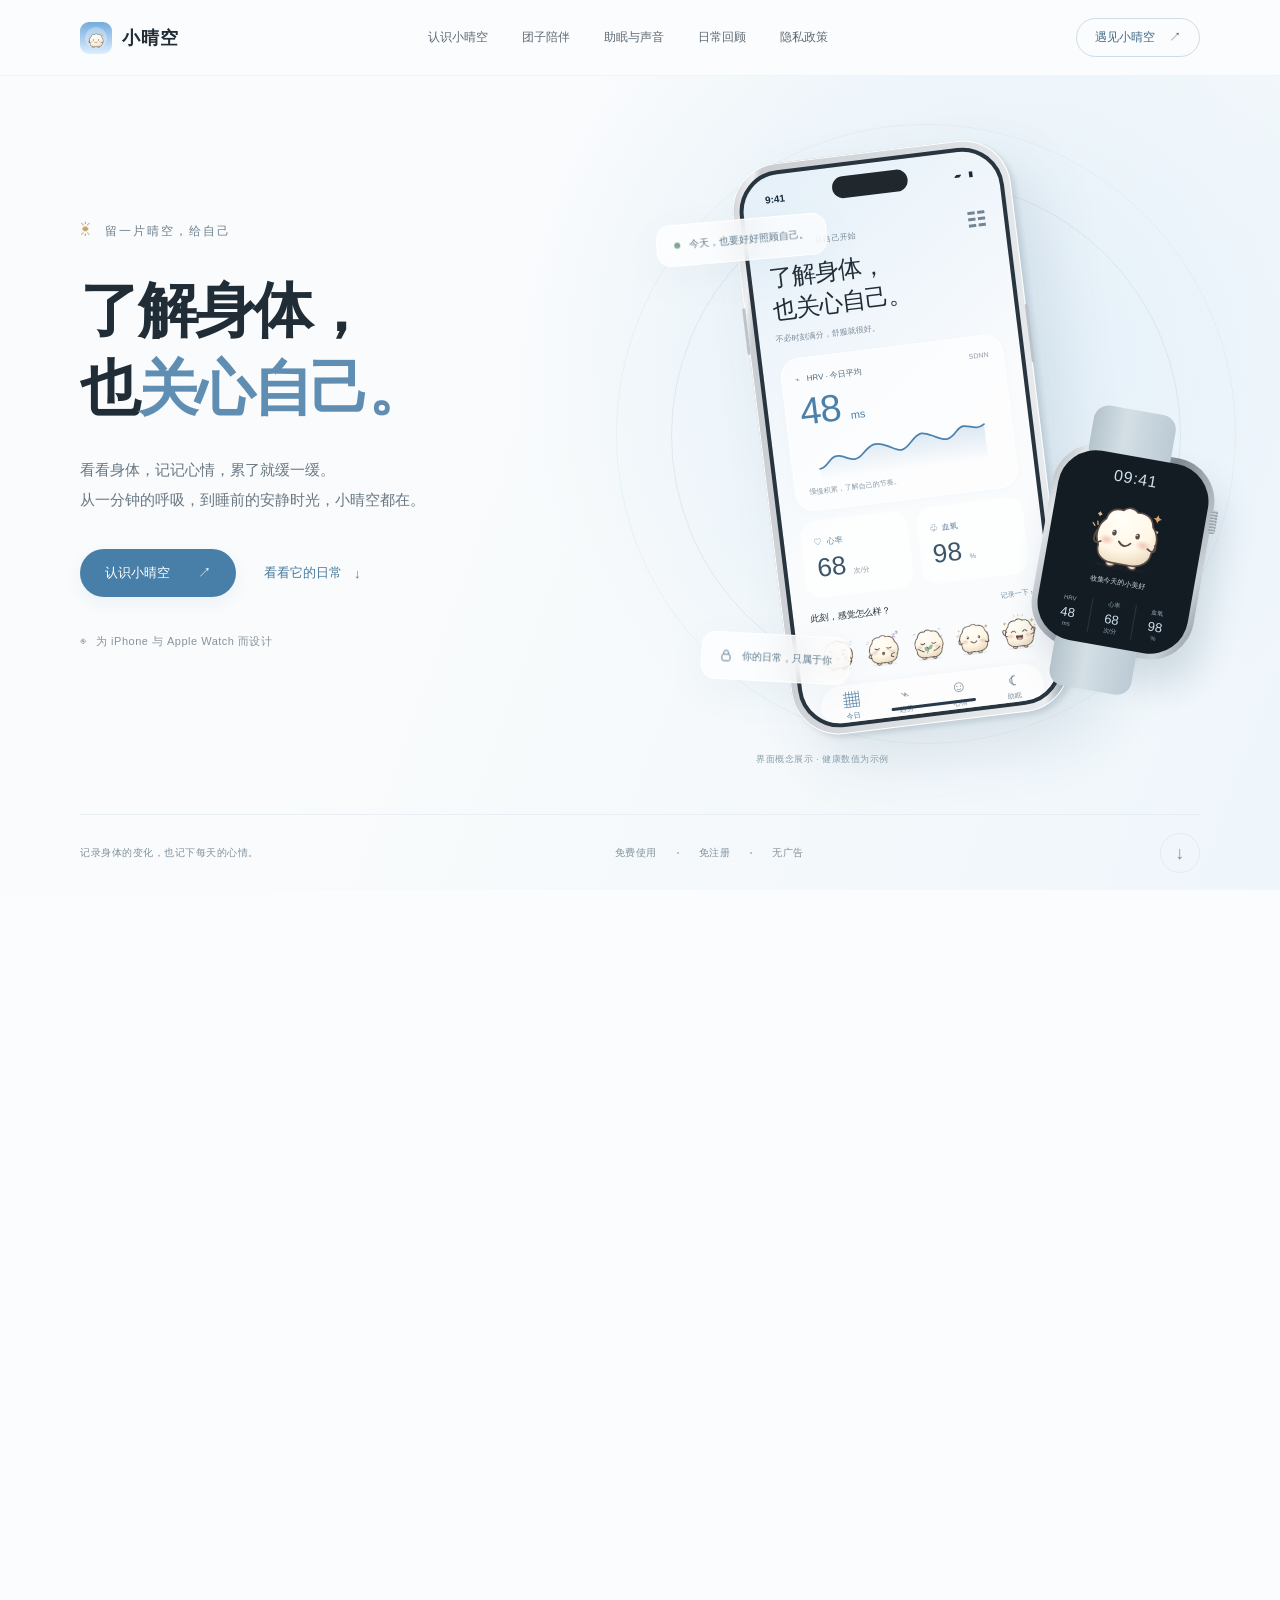
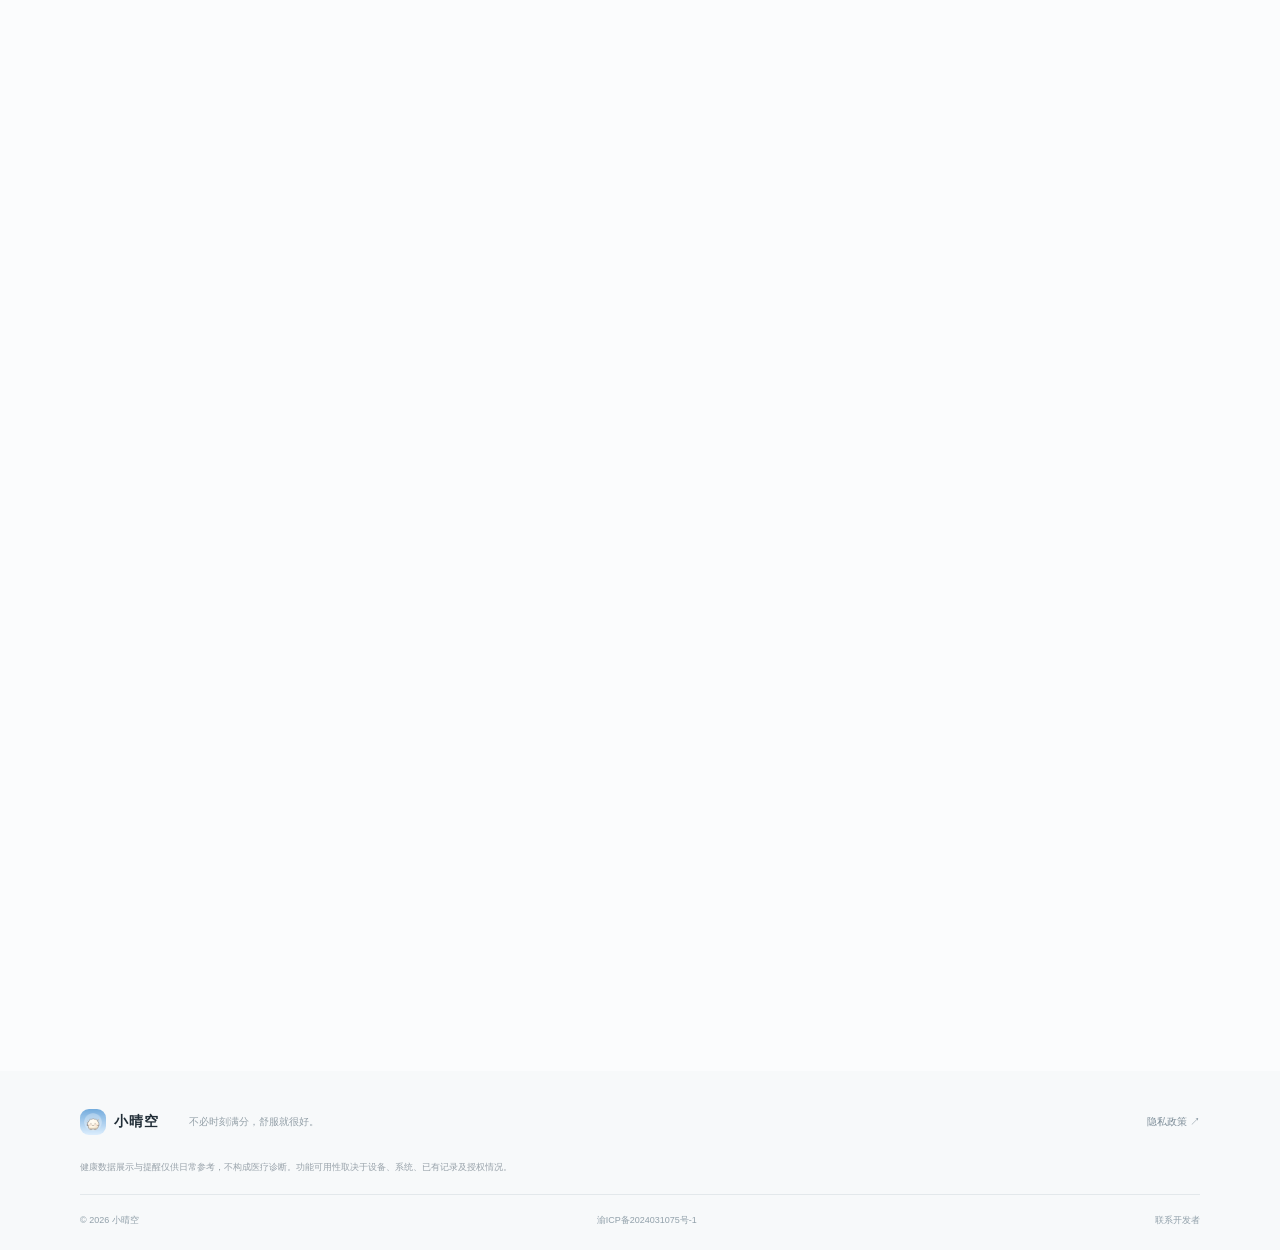
<file: website/index.html>
<!doctype html>
<html lang="zh-CN">
<head>
  <meta charset="UTF-8">
  <meta name="viewport" content="width=device-width, initial-scale=1, viewport-fit=cover">
  <meta name="theme-color" content="#f8fafb">
  <meta name="description" content="小晴空，一款免费、免注册、无广告的 iPhone 与 Apple Watch 健康与日常陪伴 App。健康趋势、心情记录、舒缓呼吸、助眠专辑与心情明信片，陪你照顾自己。">
  <title>小晴空 · 了解身体，也关心自己。</title>
  <link rel="icon" href="assets/app-icon.png" type="image/png">
  <link rel="apple-touch-icon" href="assets/app-icon.png">
  <link rel="stylesheet" href="styles.css?v=20261122-companion1">
  <script src="script.js?v=20261122-companion1" defer></script>
</head>
<body>
  <a class="skip-link" href="#main">跳到主要内容</a>
  <header class="site-header">
    <nav class="nav container" aria-label="主导航">
      <a class="brand" href="./" aria-label="小晴空首页"><img src="assets/app-icon.png" alt="" width="32" height="32"><span>小晴空</span></a>
      <div class="nav-links"><a href="#features">认识小晴空</a><a href="#companion">团子陪伴</a><a href="#moments">助眠与声音</a><a href="#everyday">日常回顾</a><a href="privacy.html">隐私政策</a></div>
      <a class="nav-cta" href="#availability">遇见小晴空 <span aria-hidden="true">↗</span></a>
    </nav>
  </header>

  <main id="main">
    <section class="hero">
      <div class="hero-glow" aria-hidden="true"></div>
      <div class="hero-inner container">
        <div class="hero-copy">
          <p class="eyebrow"><span class="sun-mark" aria-hidden="true">☀</span> 留一片晴空，给自己</p>
          <h1>了解身体，<br>也<span class="blue-text">关心自己。</span></h1>
          <p class="hero-description">看看身体，记记心情，累了就缓一缓。<br>从一分钟的呼吸，到睡前的安静时光，<br class="mobile-break">小晴空都在。</p>
          <div class="hero-actions"><a class="button button-primary" href="#features">认识小晴空 <span aria-hidden="true">↗</span></a><a class="text-link" href="#moments">看看它的日常 <span aria-hidden="true">↓</span></a></div>
          <p class="hero-platforms"><span aria-hidden="true">◉</span> 为 iPhone 与 Apple Watch 而设计</p>
        </div>

        <div class="hero-art" aria-label="小晴空界面概念展示，所有数值均为示例">
          <div class="orbit orbit-one" aria-hidden="true"></div><div class="orbit orbit-two" aria-hidden="true"></div>
          <div class="floating-note note-mood"><span class="note-dot" aria-hidden="true"></span> 今天，也要好好照顾自己。</div>
          <div class="phone">
            <div class="phone-screen">
              <div class="phone-status" aria-hidden="true"><span>9:41</span><div class="dynamic-island"></div><span class="status-symbols">▰ ▮</span></div>
              <div class="phone-page">
                <div class="phone-heading"><span>美好的一天，从自己开始</span><span class="settings-symbol" aria-hidden="true">☷</span></div>
                <h2>了解身体，<br>也关心自己。</h2>
                <p class="phone-subtitle">不必时刻满分，舒服就很好。</p>
                <div class="phone-health"><div class="metric-label"><span>⌁ &nbsp; HRV · 今日平均</span><span>SDNN</span></div><p class="metric-number">48 <small>ms</small></p><svg class="health-chart" viewBox="0 0 240 60" aria-hidden="true"><defs><linearGradient id="chart-fill" x1="0" y1="0" x2="0" y2="1"><stop stop-color="#76a6cb" stop-opacity=".25"/><stop offset="1" stop-color="#76a6cb" stop-opacity="0"/></linearGradient></defs><path d="M0 44 C12 44 15 26 29 29 S49 43 63 30 S83 15 99 23 S118 37 133 22 S152 10 166 17 S186 29 200 14 S224 20 240 9 V60 H0Z" fill="url(#chart-fill)"/><path d="M0 44 C12 44 15 26 29 29 S49 43 63 30 S83 15 99 23 S118 37 133 22 S152 10 166 17 S186 29 200 14 S224 20 240 9" fill="none" stroke="#4d83af" stroke-width="2.5" stroke-linecap="round"/></svg><p class="phone-baseline">慢慢积累，了解自己的节奏。</p></div>
                <div class="phone-metrics"><div><span>♡ &nbsp;心率</span><p>68 <small>次/分</small></p></div><div><span>♧ &nbsp;血氧</span><p>98 <small>%</small></p></div></div>
                <div class="phone-mood-title"><b>此刻，感觉怎么样？</b><span>记录一下 ›</span></div>
                <div class="phone-moods"><img src="assets/mood-1.png" alt="" width="48" height="48"><img src="assets/mood-2.png" alt="" width="48" height="48"><img src="assets/mood-3.png" alt="" width="48" height="48"><img src="assets/mood-4.png" alt="" width="48" height="48"><img src="assets/mood-5.png" alt="" width="48" height="48"></div>
                <div class="phone-tabs" aria-hidden="true"><span class="selected">▦<small>今日</small></span><span>⌁<small>趋势</small></span><span>☺<small>心情</small></span><span>☾<small>助眠</small></span></div>
              </div>
              <span class="home-indicator" aria-hidden="true"></span>
            </div>
          </div>
          <div class="watch dumpling-stage" role="group" aria-label="小晴空 Apple Watch 界面概念展示"><div class="watch-crown"></div><div class="watch-screen"><span class="watch-time">09:41</span><button type="button" class="watch-character dumpling" id="watch-dumpling" data-mood="4" aria-label="不错的团子，点按打个招呼"><svg xmlns="http://www.w3.org/2000/svg" viewBox="0 0 256 256" role="img" aria-hidden="true"><defs><radialGradient id="watch-body-3" cx=".38" cy=".22" r=".85"><stop stop-color="#fffef8" /><stop offset=".65" stop-color="#fff7e6" /><stop offset="1" stop-color="#ead8bb" /></radialGradient><radialGradient id="watch-cheek-3"><stop stop-color="#eda99b" stop-opacity=".65" /><stop offset="1" stop-color="#eda99b" stop-opacity="0" /></radialGradient></defs><ellipse cx="128" cy="220" rx="72" ry="8" fill="#594c48" opacity=".07" class="floor" /><g class="ornaments"><path d="M206 61Q208 71 218 73Q208 75 206 85Q204 75 194 73Q204 71 206 61" fill="#d7a46c" /><path d="M49 78Q51 83 56 85Q51 87 49 92Q47 87 42 85Q47 83 49 78" fill="#e3bc8d" /><circle cx="210" cy="109" r="3.5" fill="#e0c095" /></g><g class="creature"><path d="M89 204q-7 16 7 17q13 1 17-13m30 0q5 14 18 13q12-2 5-17" fill="#eadbc5" stroke="#594c48" stroke-width="4" stroke-linejoin="round" /><path d="M58 168C43 142 49 112 68 95C72 72 88 61 111 65C121 53 139 53 151 65C178 61 194 76 197 97C216 117 218 145 204 169C204 194 181 211 154 211H102C75 211 54 194 58 168Z" fill="url(#watch-body-3)" stroke="#594c48" stroke-width="4.5" stroke-linejoin="round" /><path d="M72 106q9-24 31-25" fill="none" stroke="#fffefb" stroke-width="8" stroke-linecap="round" opacity=".9" /><ellipse cx="78" cy="151" rx="22" ry="15" fill="url(#watch-cheek-3)" class="cheek" /><ellipse cx="178" cy="151" rx="22" ry="15" fill="url(#watch-cheek-3)" class="cheek" /><g class="mouth"><path d="M112 151q16 19 32 0" fill="none" stroke="#594c48" stroke-width="5" stroke-linecap="round" stroke-linejoin="round" /></g><g class="hands"><path d="M40 119l-6-7m14 3-2-9" stroke="#d7aa84" stroke-width="3.5" stroke-linecap="round" /><path d="M63 158q-16 10-19-2q-2-11 4-25" fill="none" stroke="#594c48" stroke-width="5" stroke-linecap="round" stroke-linejoin="round" class="hand-left" /><path d="M192 158q18 12 21-1q1-8-2-12" fill="none" stroke="#594c48" stroke-width="5" stroke-linecap="round" stroke-linejoin="round" class="hand-right" /></g><g class="eyes"><ellipse cx="96" cy="129" rx="6" ry="8" fill="#594c48" /><ellipse cx="160" cy="129" rx="6" ry="8" fill="#594c48" /><circle cx="94" cy="126" r="2" fill="#fff" /><circle cx="158" cy="126" r="2" fill="#fff" /></g></g></svg></button><span class="watch-caption" data-mood-caption>收集今天的小美好</span><div class="watch-readings" aria-label="健康数值为示例"><span><small>HRV</small>48<small>ms</small></span><span><small>心率</small>68<small>次/分</small></span><span><small>血氧</small>98<small>%</small></span></div></div></div>
          <div class="floating-note note-privacy"><svg width="18" height="20" viewBox="0 0 24 24" fill="none" stroke="currentColor" stroke-width="1.6" aria-hidden="true"><rect x="5" y="10" width="14" height="11" rx="3"/><path d="M8 10V7a4 4 0 0 1 8 0v3"/></svg> 你的日常，只属于你</div>
          <p class="art-caption">界面概念展示 · 健康数值为示例</p>
        </div>
      </div>
      <div class="hero-bottom container"><span>记录身体的变化，也记下每天的心情。</span><div><span>免费使用</span><i></i><span>免注册</span><i></i><span>无广告</span></div><a href="#features" aria-label="向下了解功能">↓</a></div>
    </section>

    <section id="features" class="features section-space container">
      <div class="section-heading reveal"><p class="eyebrow">从记录开始，多了解自己</p><h2>照顾自己，<br>从日常的小事开始。</h2><p>看看健康趋势，记记每天的心情。<br>按自己的节奏，慢慢养成关心自己的习惯。</p></div>
      <div class="feature-grid">
        <article class="feature-card health-feature reveal"><div class="card-copy"><p class="card-label">身体的节奏</p><h3>看见变化，<br>多懂自己一点。</h3><p>连接 Apple 健康，查看心率、血氧、HRV 与心电图。用日、周、月趋势，认识自己的日常。每次读数都有来源与采样时间，不用单次变化定义自己的感受。</p></div><div class="trend-visual" aria-label="HRV 趋势概念展示"><div class="trend-top"><span>HRV · 一周趋势</span><span class="demo-label">示例</span></div><div class="trend-reading">48 <span>ms</span><small>每个人，都有自己的节奏</small></div><svg viewBox="0 0 440 140" role="img" aria-label="一周 HRV 趋势示意图"><path d="M0 102H440M0 52H440" stroke="#dde6ed" stroke-dasharray="4 5" fill="none"/><path d="M4 110 C35 110 40 53 73 60S111 104 145 74S180 21 217 43S258 105 291 69S330 74 363 35S405 69 436 23" fill="none" stroke="#588cb5" stroke-width="3" stroke-linecap="round"/><circle cx="436" cy="23" r="5" fill="#588cb5" stroke="white" stroke-width="3"/></svg><div class="chart-days" aria-hidden="true"><span>周一</span><span>周二</span><span>周三</span><span>周四</span><span>周五</span><span>周六</span><span>周日</span></div></div><p class="card-footnote">仅供日常参考，不用于疾病诊断。</p></article>
        <article class="feature-card mood-feature dumpling-stage reveal"><div class="card-copy"><p class="card-label">心情的天气</p><h3>每一种感受，<br>都值得被接住。</h3><p>开心也好，疲惫也好。选一个小团子，记下心情、压力和想说的话，给此刻的自己一点回应。</p></div><button type="button" class="mood-main dumpling" id="mood-dumpling" data-mood="4" aria-label="不错的团子，点按打个招呼"><svg xmlns="http://www.w3.org/2000/svg" viewBox="0 0 256 256" role="img" aria-hidden="true"><defs><radialGradient id="main-body-3" cx=".38" cy=".22" r=".85"><stop stop-color="#fffef8" /><stop offset=".65" stop-color="#fff7e6" /><stop offset="1" stop-color="#ead8bb" /></radialGradient><radialGradient id="main-cheek-3"><stop stop-color="#eda99b" stop-opacity=".65" /><stop offset="1" stop-color="#eda99b" stop-opacity="0" /></radialGradient></defs><ellipse cx="128" cy="220" rx="72" ry="8" fill="#594c48" opacity=".07" class="floor" /><g class="ornaments"><path d="M206 61Q208 71 218 73Q208 75 206 85Q204 75 194 73Q204 71 206 61" fill="#d7a46c" /><path d="M49 78Q51 83 56 85Q51 87 49 92Q47 87 42 85Q47 83 49 78" fill="#e3bc8d" /><circle cx="210" cy="109" r="3.5" fill="#e0c095" /></g><g class="creature"><path d="M89 204q-7 16 7 17q13 1 17-13m30 0q5 14 18 13q12-2 5-17" fill="#eadbc5" stroke="#594c48" stroke-width="4" stroke-linejoin="round" /><path d="M58 168C43 142 49 112 68 95C72 72 88 61 111 65C121 53 139 53 151 65C178 61 194 76 197 97C216 117 218 145 204 169C204 194 181 211 154 211H102C75 211 54 194 58 168Z" fill="url(#main-body-3)" stroke="#594c48" stroke-width="4.5" stroke-linejoin="round" /><path d="M72 106q9-24 31-25" fill="none" stroke="#fffefb" stroke-width="8" stroke-linecap="round" opacity=".9" /><ellipse cx="78" cy="151" rx="22" ry="15" fill="url(#main-cheek-3)" class="cheek" /><ellipse cx="178" cy="151" rx="22" ry="15" fill="url(#main-cheek-3)" class="cheek" /><g class="mouth"><path d="M112 151q16 19 32 0" fill="none" stroke="#594c48" stroke-width="5" stroke-linecap="round" stroke-linejoin="round" /></g><g class="hands"><path d="M40 119l-6-7m14 3-2-9" stroke="#d7aa84" stroke-width="3.5" stroke-linecap="round" /><path d="M63 158q-16 10-19-2q-2-11 4-25" fill="none" stroke="#594c48" stroke-width="5" stroke-linecap="round" stroke-linejoin="round" class="hand-left" /><path d="M192 158q18 12 21-1q1-8-2-12" fill="none" stroke="#594c48" stroke-width="5" stroke-linecap="round" stroke-linejoin="round" class="hand-right" /></g><g class="eyes"><ellipse cx="96" cy="129" rx="6" ry="8" fill="#594c48" /><ellipse cx="160" cy="129" rx="6" ry="8" fill="#594c48" /><circle cx="94" cy="126" r="2" fill="#fff" /><circle cx="158" cy="126" r="2" fill="#fff" /></g></g></svg></button><p class="mood-response" data-mood-caption>收集今天的小美好</p><div class="mood-choices" role="group" aria-label="预览五种心情"><button type="button" class="mood-choice" data-mood-value="1" aria-pressed="false"><span class="dumpling" data-mood="1" aria-hidden="true"><svg xmlns="http://www.w3.org/2000/svg" viewBox="0 0 256 256" role="img" aria-hidden="true"><defs><radialGradient id="choice1-body-0" cx=".38" cy=".22" r=".85"><stop stop-color="#fffef8" /><stop offset=".65" stop-color="#fff7e6" /><stop offset="1" stop-color="#ead8bb" /></radialGradient><radialGradient id="choice1-cheek-0"><stop stop-color="#e8b6b3" stop-opacity=".65" /><stop offset="1" stop-color="#e8b6b3" stop-opacity="0" /></radialGradient></defs><ellipse cx="128" cy="220" rx="72" ry="8" fill="#594c48" opacity=".07" class="floor" /><g class="ornaments"><path d="M62 62q-8-13-17-3q-4 10 10 10" fill="none" stroke="#b5c8d8" stroke-width="4" stroke-linecap="round" /><path d="M204 79l6 7m-3-19 8 4" stroke="#b5c8d8" stroke-width="4" stroke-linecap="round" /></g><g class="creature"><path d="M89 204q-7 16 7 17q13 1 17-13m30 0q5 14 18 13q12-2 5-17" fill="#eadbc5" stroke="#594c48" stroke-width="4" stroke-linejoin="round" /><path d="M58 168C43 142 49 112 68 95C72 72 88 61 111 65C121 53 139 53 151 65C178 61 194 76 197 97C216 117 218 145 204 169C204 194 181 211 154 211H102C75 211 54 194 58 168Z" fill="url(#choice1-body-0)" stroke="#594c48" stroke-width="4.5" stroke-linejoin="round" /><path d="M72 106q9-24 31-25" fill="none" stroke="#fffefb" stroke-width="8" stroke-linecap="round" opacity=".9" /><ellipse cx="78" cy="151" rx="22" ry="15" fill="url(#choice1-cheek-0)" class="cheek" /><ellipse cx="178" cy="151" rx="22" ry="15" fill="url(#choice1-cheek-0)" class="cheek" /><g class="brows"><path d="M84 112q10 4 16-4m56 0q6 8 16 4" fill="none" stroke="#594c48" stroke-width="5" stroke-linecap="round" stroke-linejoin="round" /></g><g class="mouth"><path d="M117 158q11-10 22 0" fill="none" stroke="#594c48" stroke-width="5" stroke-linecap="round" stroke-linejoin="round" /></g><g class="tear"><path d="M173 146q-13 17-3 22q15 4 3-22" fill="#9dc4db" stroke="#7ba7c1" stroke-width="2.5" /></g><g class="hands"><path d="M61 155q-16 16-7 25q9 5 18-5m123-20q16 15 7 24q-8 4-17-5" fill="none" stroke="#594c48" stroke-width="5" stroke-linecap="round" stroke-linejoin="round" /></g><g class="eyes"><ellipse cx="96" cy="133" rx="6" ry="8" fill="#594c48" /><ellipse cx="160" cy="133" rx="6" ry="8" fill="#594c48" /><circle cx="94" cy="130" r="2" fill="#fff" /><circle cx="158" cy="130" r="2" fill="#fff" /></g></g></svg></span><span>低落</span></button><button type="button" class="mood-choice" data-mood-value="2" aria-pressed="false"><span class="dumpling" data-mood="2" aria-hidden="true"><svg xmlns="http://www.w3.org/2000/svg" viewBox="0 0 256 256" role="img" aria-hidden="true"><defs><radialGradient id="choice2-body-1" cx=".38" cy=".22" r=".85"><stop stop-color="#fffef8" /><stop offset=".65" stop-color="#fff7e6" /><stop offset="1" stop-color="#ead8bb" /></radialGradient><radialGradient id="choice2-cheek-1"><stop stop-color="#e4b9bd" stop-opacity=".65" /><stop offset="1" stop-color="#e4b9bd" stop-opacity="0" /></radialGradient></defs><ellipse cx="128" cy="220" rx="72" ry="8" fill="#594c48" opacity=".07" class="floor" /><g class="ornaments"><path d="M186 55h16l-16 16h17m6-30h11l-11 11h12" stroke="#b0a1c2" stroke-width="4" stroke-linecap="round" stroke-linejoin="round" fill="none" /><path d="M51 84q-7-5-12 1m10 10q-8-5-13 1" stroke="#c2b7cb" stroke-width="3" stroke-linecap="round" fill="none" /></g><g class="creature"><path d="M89 204q-7 16 7 17q13 1 17-13m30 0q5 14 18 13q12-2 5-17" fill="#eadbc5" stroke="#594c48" stroke-width="4" stroke-linejoin="round" /><path d="M58 168C43 142 49 112 68 95C72 72 88 61 111 65C121 53 139 53 151 65C178 61 194 76 197 97C216 117 218 145 204 169C204 194 181 211 154 211H102C75 211 54 194 58 168Z" fill="url(#choice2-body-1)" stroke="#594c48" stroke-width="4.5" stroke-linejoin="round" /><path d="M72 106q9-24 31-25" fill="none" stroke="#fffefb" stroke-width="8" stroke-linecap="round" opacity=".9" /><ellipse cx="78" cy="151" rx="22" ry="15" fill="url(#choice2-cheek-1)" class="cheek" /><ellipse cx="178" cy="151" rx="22" ry="15" fill="url(#choice2-cheek-1)" class="cheek" /><path d="M84 138q10 4 19 0m49 0q9 4 18 0" stroke="#c1adb6" stroke-width="3" fill="none" stroke-linecap="round" /><g class="mouth"><ellipse cx="128" cy="158" rx="8" ry="10" fill="#594c48" /><ellipse cx="129" cy="161" rx="4" ry="3" fill="#e5a6ab" /></g><g class="hands"><path d="M62 159q-15-3-18 8q-1 11 16 12m130-18q-17 0-20 12q-2 9 13 9" fill="none" stroke="#594c48" stroke-width="5" stroke-linecap="round" stroke-linejoin="round" /></g><g class="eyes"><path d="M82 127q12 8 25 0m42 0q12 8 25 0" fill="none" stroke="#594c48" stroke-width="5" stroke-linecap="round" stroke-linejoin="round" /></g></g></svg></span><span>疲惫</span></button><button type="button" class="mood-choice" data-mood-value="3" aria-pressed="false"><span class="dumpling" data-mood="3" aria-hidden="true"><svg xmlns="http://www.w3.org/2000/svg" viewBox="0 0 256 256" role="img" aria-hidden="true"><defs><radialGradient id="choice3-body-2" cx=".38" cy=".22" r=".85"><stop stop-color="#fffef8" /><stop offset=".65" stop-color="#fff7e6" /><stop offset="1" stop-color="#ead8bb" /></radialGradient><radialGradient id="choice3-cheek-2"><stop stop-color="#efbab0" stop-opacity=".65" /><stop offset="1" stop-color="#efbab0" stop-opacity="0" /></radialGradient></defs><ellipse cx="128" cy="220" rx="72" ry="8" fill="#594c48" opacity=".07" class="floor" /><g class="ornaments"><path d="M46 77q5-9 13-3m134-14q7-9 14-2" stroke="#b1c8b0" stroke-width="4" fill="none" stroke-linecap="round" /><path d="M208 91Q210 95 214 97Q210 99 208 103Q206 99 202 97Q206 95 208 91" fill="#b0c4a6" /></g><g class="creature"><path d="M89 204q-7 16 7 17q13 1 17-13m30 0q5 14 18 13q12-2 5-17" fill="#eadbc5" stroke="#594c48" stroke-width="4" stroke-linejoin="round" /><path d="M58 168C43 142 49 112 68 95C72 72 88 61 111 65C121 53 139 53 151 65C178 61 194 76 197 97C216 117 218 145 204 169C204 194 181 211 154 211H102C75 211 54 194 58 168Z" fill="url(#choice3-body-2)" stroke="#594c48" stroke-width="4.5" stroke-linejoin="round" /><path d="M72 106q9-24 31-25" fill="none" stroke="#fffefb" stroke-width="8" stroke-linecap="round" opacity=".9" /><ellipse cx="78" cy="151" rx="22" ry="15" fill="url(#choice3-cheek-2)" class="cheek" /><ellipse cx="178" cy="151" rx="22" ry="15" fill="url(#choice3-cheek-2)" class="cheek" /><g class="mouth"><path d="M117 152q11 11 22 0" fill="none" stroke="#594c48" stroke-width="5" stroke-linecap="round" stroke-linejoin="round" /></g><g class="hands"><path d="M64 157q17 14 36 20m92-20q-17 14-36 20" fill="none" stroke="#594c48" stroke-width="5" stroke-linecap="round" stroke-linejoin="round" /><path d="M114 189q13-18 13-32" stroke="#73977a" stroke-width="3.5" fill="none" stroke-linecap="round" /><path d="M126 175q-26 0-21-21q22-1 21 21m2-9q1-22 21-23q2 21-21 23" fill="#9fbaa0" stroke="#74967a" stroke-width="2.5" /></g><g class="eyes"><path d="M84 130q11 10 23 0m42 0q11 10 23 0" fill="none" stroke="#594c48" stroke-width="5" stroke-linecap="round" stroke-linejoin="round" /></g></g></svg></span><span>平静</span></button><button type="button" class="mood-choice" data-mood-value="4" aria-pressed="true"><span class="dumpling" data-mood="4" aria-hidden="true"><svg xmlns="http://www.w3.org/2000/svg" viewBox="0 0 256 256" role="img" aria-hidden="true"><defs><radialGradient id="choice4-body-3" cx=".38" cy=".22" r=".85"><stop stop-color="#fffef8" /><stop offset=".65" stop-color="#fff7e6" /><stop offset="1" stop-color="#ead8bb" /></radialGradient><radialGradient id="choice4-cheek-3"><stop stop-color="#eda99b" stop-opacity=".65" /><stop offset="1" stop-color="#eda99b" stop-opacity="0" /></radialGradient></defs><ellipse cx="128" cy="220" rx="72" ry="8" fill="#594c48" opacity=".07" class="floor" /><g class="ornaments"><path d="M206 61Q208 71 218 73Q208 75 206 85Q204 75 194 73Q204 71 206 61" fill="#d7a46c" /><path d="M49 78Q51 83 56 85Q51 87 49 92Q47 87 42 85Q47 83 49 78" fill="#e3bc8d" /><circle cx="210" cy="109" r="3.5" fill="#e0c095" /></g><g class="creature"><path d="M89 204q-7 16 7 17q13 1 17-13m30 0q5 14 18 13q12-2 5-17" fill="#eadbc5" stroke="#594c48" stroke-width="4" stroke-linejoin="round" /><path d="M58 168C43 142 49 112 68 95C72 72 88 61 111 65C121 53 139 53 151 65C178 61 194 76 197 97C216 117 218 145 204 169C204 194 181 211 154 211H102C75 211 54 194 58 168Z" fill="url(#choice4-body-3)" stroke="#594c48" stroke-width="4.5" stroke-linejoin="round" /><path d="M72 106q9-24 31-25" fill="none" stroke="#fffefb" stroke-width="8" stroke-linecap="round" opacity=".9" /><ellipse cx="78" cy="151" rx="22" ry="15" fill="url(#choice4-cheek-3)" class="cheek" /><ellipse cx="178" cy="151" rx="22" ry="15" fill="url(#choice4-cheek-3)" class="cheek" /><g class="mouth"><path d="M112 151q16 19 32 0" fill="none" stroke="#594c48" stroke-width="5" stroke-linecap="round" stroke-linejoin="round" /></g><g class="hands"><path d="M40 119l-6-7m14 3-2-9" stroke="#d7aa84" stroke-width="3.5" stroke-linecap="round" /><path d="M63 158q-16 10-19-2q-2-11 4-25" fill="none" stroke="#594c48" stroke-width="5" stroke-linecap="round" stroke-linejoin="round" class="hand-left" /><path d="M192 158q18 12 21-1q1-8-2-12" fill="none" stroke="#594c48" stroke-width="5" stroke-linecap="round" stroke-linejoin="round" class="hand-right" /></g><g class="eyes"><ellipse cx="96" cy="129" rx="6" ry="8" fill="#594c48" /><ellipse cx="160" cy="129" rx="6" ry="8" fill="#594c48" /><circle cx="94" cy="126" r="2" fill="#fff" /><circle cx="158" cy="126" r="2" fill="#fff" /></g></g></svg></span><span>不错</span></button><button type="button" class="mood-choice" data-mood-value="5" aria-pressed="false"><span class="dumpling" data-mood="5" aria-hidden="true"><svg xmlns="http://www.w3.org/2000/svg" viewBox="0 0 256 256" role="img" aria-hidden="true"><defs><radialGradient id="choice5-body-4" cx=".38" cy=".22" r=".85"><stop stop-color="#fffef8" /><stop offset=".65" stop-color="#fff7e6" /><stop offset="1" stop-color="#ead8bb" /></radialGradient><radialGradient id="choice5-cheek-4"><stop stop-color="#f0ae9b" stop-opacity=".65" /><stop offset="1" stop-color="#f0ae9b" stop-opacity="0" /></radialGradient></defs><ellipse cx="128" cy="220" rx="72" ry="8" fill="#594c48" opacity=".07" class="floor" /><g class="ornaments"><path d="M51 63Q53 73 63 75Q53 77 51 87Q49 77 39 75Q49 73 51 63" fill="#dfb75f" /><path d="M207 56Q209 68 221 70Q209 72 207 84Q205 72 193 70Q205 68 207 56" fill="#e3b357" /><path d="M222 93Q224 97 228 99Q224 101 222 105Q220 101 216 99Q220 97 222 93" fill="#e2bc70" /><path d="M111 41l-5-10m25 9 1-12m20 15 7-9" stroke="#dcc17f" stroke-width="4" stroke-linecap="round" /></g><g class="creature"><path d="M89 204q-7 16 7 17q13 1 17-13m30 0q5 14 18 13q12-2 5-17" fill="#eadbc5" stroke="#594c48" stroke-width="4" stroke-linejoin="round" /><path d="M58 168C43 142 49 112 68 95C72 72 88 61 111 65C121 53 139 53 151 65C178 61 194 76 197 97C216 117 218 145 204 169C204 194 181 211 154 211H102C75 211 54 194 58 168Z" fill="url(#choice5-body-4)" stroke="#594c48" stroke-width="4.5" stroke-linejoin="round" /><path d="M72 106q9-24 31-25" fill="none" stroke="#fffefb" stroke-width="8" stroke-linecap="round" opacity=".9" /><ellipse cx="78" cy="151" rx="22" ry="15" fill="url(#choice5-cheek-4)" class="cheek" /><ellipse cx="178" cy="151" rx="22" ry="15" fill="url(#choice5-cheek-4)" class="cheek" /><g class="mouth"><path d="M109 150q18 3 38 0q-1 25-19 25t-19-25" fill="#594c48" stroke="#594c48" stroke-width="3" stroke-linejoin="round" /><path d="M115 166q13-10 26 0q-7 13-13 10q-7 1-13-10" fill="#e99f9c" /></g><g class="hands"><path d="M62 150q-23-6-26-27q-2-11 8-11q10 1 14 14" fill="none" stroke="#594c48" stroke-width="5" stroke-linecap="round" stroke-linejoin="round" class="hand-left" /><path d="M194 150q23-6 26-27q2-11-8-11q-10 1-14 14" fill="none" stroke="#594c48" stroke-width="5" stroke-linecap="round" stroke-linejoin="round" class="hand-right" /></g><g class="eyes"><path d="M84 130q11-17 23 0m42 0q11-17 23 0" fill="none" stroke="#594c48" stroke-width="5" stroke-linecap="round" stroke-linejoin="round" /></g></g></svg></span><span>开心</span></button></div><p class="mood-hint">点选心情，看看团子的小动作</p></article>
      </div>
    </section>

    <section id="companion" class="companion-section section-space">
      <div class="container companion-layout">
        <div class="companion-copy reveal">
          <p class="eyebrow">陪我缓一缓</p>
          <h2>先不想太多，<br>一起，慢一点。</h2>
          <p class="section-intro">有时，需要的只是片刻停留。<br>跟着团子舒缓呼吸，或什么也不做，安静待一会儿。</p>
          <ol class="companion-notes">
            <li><span>01</span><div><h3>两种陪伴，都由你选</h3><p>舒缓呼吸，或安静陪伴。团子用小动作回应你。</p></div></li>
            <li><span>02</span><div><h3>从一分钟开始就好</h3><p>1、3、5 分钟，按舒服的节奏来，随时可以暂停。</p></div></li>
            <li><span>03</span><div><h3>不必急着说出感受</h3><p>完成后可以记录「好一些」或「差不多」，也可以跳过。</p></div></li>
          </ol>
          <p class="soft-note">不需要憋气，也不用追求做得标准。</p>
        </div>
        <div class="companion-demo reveal" id="companion-demo" data-mode="breathing" data-state="rest">
          <div class="demo-topline"><span>此刻，留一点时间给自己</span><span class="demo-label">动画演示</span></div>
          <div class="companion-modes" role="group" aria-label="选择陪伴演示方式">
            <button type="button" data-companion-mode="breathing" aria-pressed="true" disabled>舒缓呼吸</button>
            <button type="button" data-companion-mode="quiet" aria-pressed="false" disabled>安静陪伴</button>
          </div>
          <div class="companion-character" aria-hidden="true">
            <svg viewBox="0 0 256 256" fill="none">
              <defs><radialGradient id="companion-body" cx=".38" cy=".22" r=".85"><stop stop-color="#fffef8"/><stop offset=".65" stop-color="#fff7e6"/><stop offset="1" stop-color="#ead8bb"/></radialGradient></defs>
              <ellipse cx="128" cy="222" rx="66" ry="7" fill="#567c88" opacity=".08"/>
              <g class="companion-figure" stroke="#594c48" stroke-width="4.5" stroke-linecap="round" stroke-linejoin="round">
                <path d="M89 204q-7 16 7 17q13 1 17-13m30 0q5 14 18 13q12-2 5-17" fill="#eadbc5"/>
                <path d="M58 168C43 142 49 112 68 95C72 72 88 61 111 65C121 53 139 53 151 65C178 61 194 76 197 97C216 117 218 145 204 169C204 194 181 211 154 211H102C75 211 54 194 58 168Z" fill="url(#companion-body)"/>
                <path d="M72 106q9-24 31-25" stroke="#fffefb" stroke-width="8" opacity=".9"/>
                <g class="companion-face"><ellipse cx="80" cy="151" rx="14" ry="8" fill="#efc5b8" stroke="none" opacity=".6"/><ellipse cx="176" cy="151" rx="14" ry="8" fill="#efc5b8" stroke="none" opacity=".6"/><g class="companion-eyes"><path d="M84 130q11 10 23 0m42 0q11 10 23 0"/></g><path class="companion-smile" d="M117 152q11 11 22 0"/><ellipse class="companion-exhale-mouth" cx="128" cy="157" rx="4" ry="5"/></g>
                <path class="companion-left-arm" d="M64 157q17 14 36 20"/><path class="companion-right-arm" d="M192 157q-17 14-36 20"/>
              </g>
              <g class="companion-air" stroke="#7fa4ae" stroke-width="2.5" stroke-linecap="round"><path d="M143 155q14-5 25 0"/><path d="M146 163q16 4 29-2"/><path d="M146 147q11-6 20-3"/></g>
            </svg>
          </div>
          <p class="companion-instruction" id="companion-instruction" aria-live="polite">准备好了，再慢慢开始</p>
          <p class="companion-detail" id="companion-detail">按舒服的节奏，不需要憋气</p>
          <button type="button" class="button button-primary companion-start" id="companion-start" aria-pressed="false" hidden>开始演示 <span aria-hidden="true">↗</span></button>
          <p class="demo-footnote">网页仅演示团子动作，不播放声音</p>
        </div>
      </div>
    </section>

    <section id="moments" class="moments section-space">
      <div class="container">
        <div class="section-heading reveal"><p class="eyebrow">把时间，还给自己</p><h2>总有一刻，<br>适合慢下来。</h2><p>挑一张专辑，听一会儿喜欢的声音。<br>从放慢脚步，到准备入睡，把时间还给自己。</p></div>
        <div class="scene-showcase reveal" data-scene="forest">
          <img id="scene-image" class="scene-image" src="assets/forest.jpg" alt="阳光穿过林间，照亮绿色森林" width="1600" height="1000" loading="lazy">
          <div class="scene-shade" aria-hidden="true"></div>
          <div class="scene-copy"><p class="card-label">属于你的安静时刻</p><h3>把今天，<br>轻轻放下来。</h3><p id="scene-description" aria-live="polite" aria-atomic="true">仿佛走进一片森林，给呼吸留一点空间。</p><div class="scene-tags"><span>下载后离线听</span><span>三种循环模式</span><span>定时停止</span></div></div>
          <div class="album-preview" aria-label="随身自然专辑概念展示">
            <div class="album-preview-heading"><img src="assets/forest.jpg" alt="" width="60" height="60" loading="lazy"><div><span>随身自然</span><p>把自然，带在身边</p></div><span class="album-disc" aria-hidden="true">♫</span></div>
            <ol><li><span>01</span>林间落雨<i aria-hidden="true">⌁</i></li><li><span>02</span>慢慢听海<i aria-hidden="true">⌁</i></li><li><span>03</span>星光慢板<i aria-hidden="true">⌁</i></li></ol>
            <p class="album-preview-note">曲库概念展示 · 网页不播放音乐</p>
          </div>
          <div class="scene-switcher" role="group" aria-label="切换场景图片"><button type="button" data-scene="forest" aria-pressed="true">林间</button><button type="button" data-scene="ocean" aria-pressed="false">海岸</button><button type="button" data-scene="night" aria-pressed="false">星夜</button></div>
          <span class="scene-preview-label">场景预览</span>
        </div>
        <div class="listening-details reveal">
          <div><h3>找到想听的那张专辑</h3><p>首页推荐、刷新换一张，或进入全部专辑，按曲目顺序听下去。</p></div>
          <div><h3>把声音，留在身边</h3><p>主动下载后离线收听，管理已下载的曲目和占用空间。</p></div>
          <div><h3>每一段，都按你的节奏</h3><p>拖动进度、查看剩余时间，在单曲、顺序和随机循环间选择。</p></div>
        </div>
        <div class="bedtime-strip reveal"><div><p class="card-label">睡前陪伴</p><h3>把睡前，变成熟悉的小仪式。</h3><p>选心情，也可以跳过；选声音与风景，再留一个停止时间。喜欢的组合，可以保存成自己的方案。</p></div><div class="bedtime-options" aria-label="睡前定时支持15、30、60分钟"><span>15<small>分钟</small></span><span>30<small>分钟</small></span><span>60<small>分钟</small></span></div></div>
        <div class="small-features">
          <article class="small-feature reveal"><span class="line-icon" aria-hidden="true"><svg width="28" height="32" viewBox="0 0 28 32" fill="none" stroke="currentColor" stroke-width="1.5"><path d="m8 7 1-5h10l1 5M8 25l1 5h10l1-5"/><rect x="4" y="7" width="20" height="18" rx="6"/><path d="M14 11v5l4 2M25 12v5"/></svg></span><h3>陪伴，不止在手心。</h3><p>抬腕查看健康摘要，快速记下心情。Apple Watch 可独立播放声音，也可控制 iPhone。</p></article>
          <article class="small-feature reveal"><span class="line-icon" aria-hidden="true"><svg width="28" height="32" viewBox="0 0 28 32" fill="none" stroke="currentColor" stroke-width="1.5"><circle cx="14" cy="17" r="10"/><path d="M14 10v7h6M11 3h6M14 3v4"/></svg></span><h3>适时提醒，温柔一点。</h3><p>根据本地健康记录，提供可关闭的放松与健康提醒。通知遵循系统设置，把节奏交还给你。</p></article>
          <article class="small-feature reveal"><span class="line-icon" aria-hidden="true"><svg width="28" height="32" viewBox="0 0 28 32" fill="none" stroke="currentColor" stroke-width="1.5"><circle cx="14" cy="16" r="6"/><path d="M14 2v4m0 20v4M0 16h4m20 0h4M4 6l3 3m14 14 3 3M4 26l3-3M21 9l3-3"/></svg></span><h3>换个风景，换种心情。</h3><p>晴空、林间、海岸、星夜，四种场景随心切换。喜欢的风景，也能保存为壁纸。</p></article>
        </div>
      </div>
    </section>

    <section id="everyday" class="everyday-section section-space container">
      <div class="section-heading reveal"><p class="eyebrow">慢慢了解，慢慢靠近自己</p><h2>让每个小片段，<br>都有地方安放。</h2><p>读一点、记一点，再回头看一眼。<br>不比较，也不急着给变化找答案。</p></div>
      <div class="everyday-grid">
        <article class="reading-feature reveal">
          <div class="reading-art"><img src="assets/forest.jpg" alt="阳光照进森林" width="640" height="360" loading="lazy"><span>安心小知识</span><div class="reading-paper" aria-hidden="true"><span>给自己一点空间</span><i></i><i></i><i></i><small>慢慢读，也慢慢懂</small></div></div>
          <div class="everyday-card-copy"><p class="card-label">读一点，安心一点</p><h3>有些疑问，<br>可以慢慢了解。</h3><p>按主题阅读，搜索想了解的内容，收藏想再读的文章。参考来源可以直接打开，已读与收藏的图文在成功缓存后，离线也能重温。</p><span class="feature-caption">分类与搜索 · 收藏与已读 · 图文离线</span></div>
        </article>
        <article class="review-feature reveal"><div class="everyday-card-copy"><p class="card-label">时间线与每周回顾</p><h3>回头看见，<br>自己走过的日常。</h3><p>把心情、生活标签与陪伴练习放在一起。看看这一周的分布，保留记录，也可以随时删除。</p></div><div class="review-timeline" aria-label="时间线功能示意"><div><span class="timeline-dot"></span><small>记录此刻</small><p>心情、压力和想说的话</p></div><div><span class="timeline-dot"></span><small>留一段停顿</small><p>完成过的每一次陪伴</p></div><div><span class="timeline-dot"></span><small>回看这一周</small><p>留意变化，不作因果判断</p></div></div><p class="sleep-summary-note"><span aria-hidden="true">☾</span> 授权后，也能查看 Apple 健康中的睡眠时段、时长与阶段。</p></article>
      </div>
    </section>

    <section id="postcards" class="postcard-section section-space">
      <div class="container postcard-layout">
        <div class="postcard-art reveal" id="postcard-art" data-scenery="morning">
          <div class="postcard-print"><svg class="postcard-landscape" viewBox="0 0 480 400" aria-hidden="true"><defs><linearGradient id="postcard-sky" x2="0" y2="1"><stop stop-color="#cde6ed"/><stop offset="1" stop-color="#f7f5dd"/></linearGradient></defs><rect width="480" height="400" fill="url(#postcard-sky)"/><circle class="postcard-sun" cx="367" cy="79" r="30" fill="#fff5c5"/><g class="postcard-stars" fill="#eef7ff"><circle cx="80" cy="64" r="2"/><circle cx="201" cy="42" r="2.5"/><circle cx="276" cy="93" r="2"/><circle cx="404" cy="155" r="2.5"/><circle cx="137" cy="125" r="1.5"/></g><path class="postcard-hill-back" d="M0 273Q120 172 256 258T480 237V400H0Z" fill="#b8d0b2"/><path class="postcard-hill-front" d="M0 314Q141 244 287 313T480 286V400H0Z" fill="#94b8a1"/><path class="postcard-lake" d="M0 324Q130 300 250 328T480 315V400H0Z" fill="#8caec6"/></svg><img src="assets/mood-4.png" alt="晨光草地中的微笑团子" id="postcard-character" width="180" height="180" loading="lazy"><div class="postcard-message"><p id="postcard-message">今天，也有属于自己的小美好。</p><span>一张心情明信片 · 概念展示</span></div></div>
          <span class="postcard-stamp" aria-hidden="true">留给此刻的你</span>
        </div>
        <div class="postcard-copy reveal"><p class="eyebrow">团子收藏与心情明信片</p><h2>收藏小小的回应，<br>留下此刻的心情。</h2><p class="section-intro">记一次心情，遇见眯眼微笑与晨光草地。<br>完成一次陪伴，收集眼里有光与月下湖畔。</p><p class="postcard-description">不用连续打卡，也不用一直开心。已经解锁的收藏，不会因为漏记或删除记录而收回。选一个团子、一处风景，写一句话，预览后再决定要不要分享。</p><div class="postcard-choices" role="group" aria-label="切换明信片概念风景"><button type="button" data-postcard-scenery="morning" aria-pressed="true" disabled><span class="scenery-dot morning-dot"></span>晨光草地</button><button type="button" data-postcard-scenery="moonlight" aria-pressed="false" disabled><span class="scenery-dot moonlight-dot"></span>月下湖畔</button></div><p class="soft-note">明信片默认不带健康数值、日记或压力分数。</p></div>
      </div>
    </section>

    <section class="privacy-section section-space container reveal">
      <div class="privacy-symbol" aria-hidden="true"><svg viewBox="0 0 40 48" fill="none" stroke="currentColor" stroke-width="2.2"><rect x="7" y="20" width="26" height="23" rx="7"/><path d="M12 20v-8a8 8 0 0 1 16 0v8"/><circle cx="20" cy="31" r="2"/><path d="M20 33v4"/></svg></div>
      <p class="eyebrow">好的陪伴，也懂得分寸</p><h2>你的日常。<br>只属于你。</h2><p>不需要账号，没有广告。<br>健康、心情、日记与分析留在设备上。<br>配对设备间同步心情与必要偏好，<br>公共内容服务只提供文章、专辑与音乐目录。</p><a class="text-link" href="privacy.html">了解我们的隐私政策 <span aria-hidden="true">↗</span></a><div class="open-source-links"><a href="https://github.com/ranyunlong/qingkong" target="_blank" rel="noopener noreferrer">查看开源代码 <span aria-hidden="true">↗</span></a><a href="https://github.com/ranyunlong/qingkong/issues" target="_blank" rel="noopener noreferrer">问题与建议 <span aria-hidden="true">↗</span></a></div>
    </section>

    <section id="availability" class="availability-section reveal">
      <div class="container availability-inner"><img class="availability-icon" src="assets/app-icon.png" alt="小晴空 App 图标" width="88" height="88" loading="lazy"><p class="eyebrow">小晴空</p><h2>留一片晴空，<br class="mobile-break">给自己。</h2><p>了解身体的节奏，也照顾自己的感受。</p><div class="availability-status"><span class="note-dot" aria-hidden="true"></span> 正在用心打磨，敬请期待</div><p class="development-note">应用仍在测试中，文章与音频内容也在持续完善。</p><p class="system-requirements">适用于 iPhone · iOS 18 及以上<br>Apple Watch · watchOS 11 及以上</p><a class="text-link" href="mailto:549510622@qq.com">联系开发者 <span aria-hidden="true">↗</span></a></div>
    </section>
  </main>

  <footer class="site-footer"><div class="container"><div class="footer-main"><a class="brand" href="./"><img src="assets/app-icon.png" alt="" width="26" height="26"><span>小晴空</span></a><p>不必时刻满分，舒服就很好。</p><a href="privacy.html">隐私政策 <span aria-hidden="true">↗</span></a></div><p class="footer-note">健康数据展示与提醒仅供日常参考，不构成医疗诊断。功能可用性取决于设备、系统、已有记录及授权情况。</p><div class="footer-bottom"><span>© 2026 小晴空</span><a href="https://beian.miit.gov.cn/" target="_blank" rel="noopener noreferrer">渝ICP备2024031075号-1</a><a href="mailto:549510622@qq.com">联系开发者</a></div></div></footer>
</body>
</html>
</file>
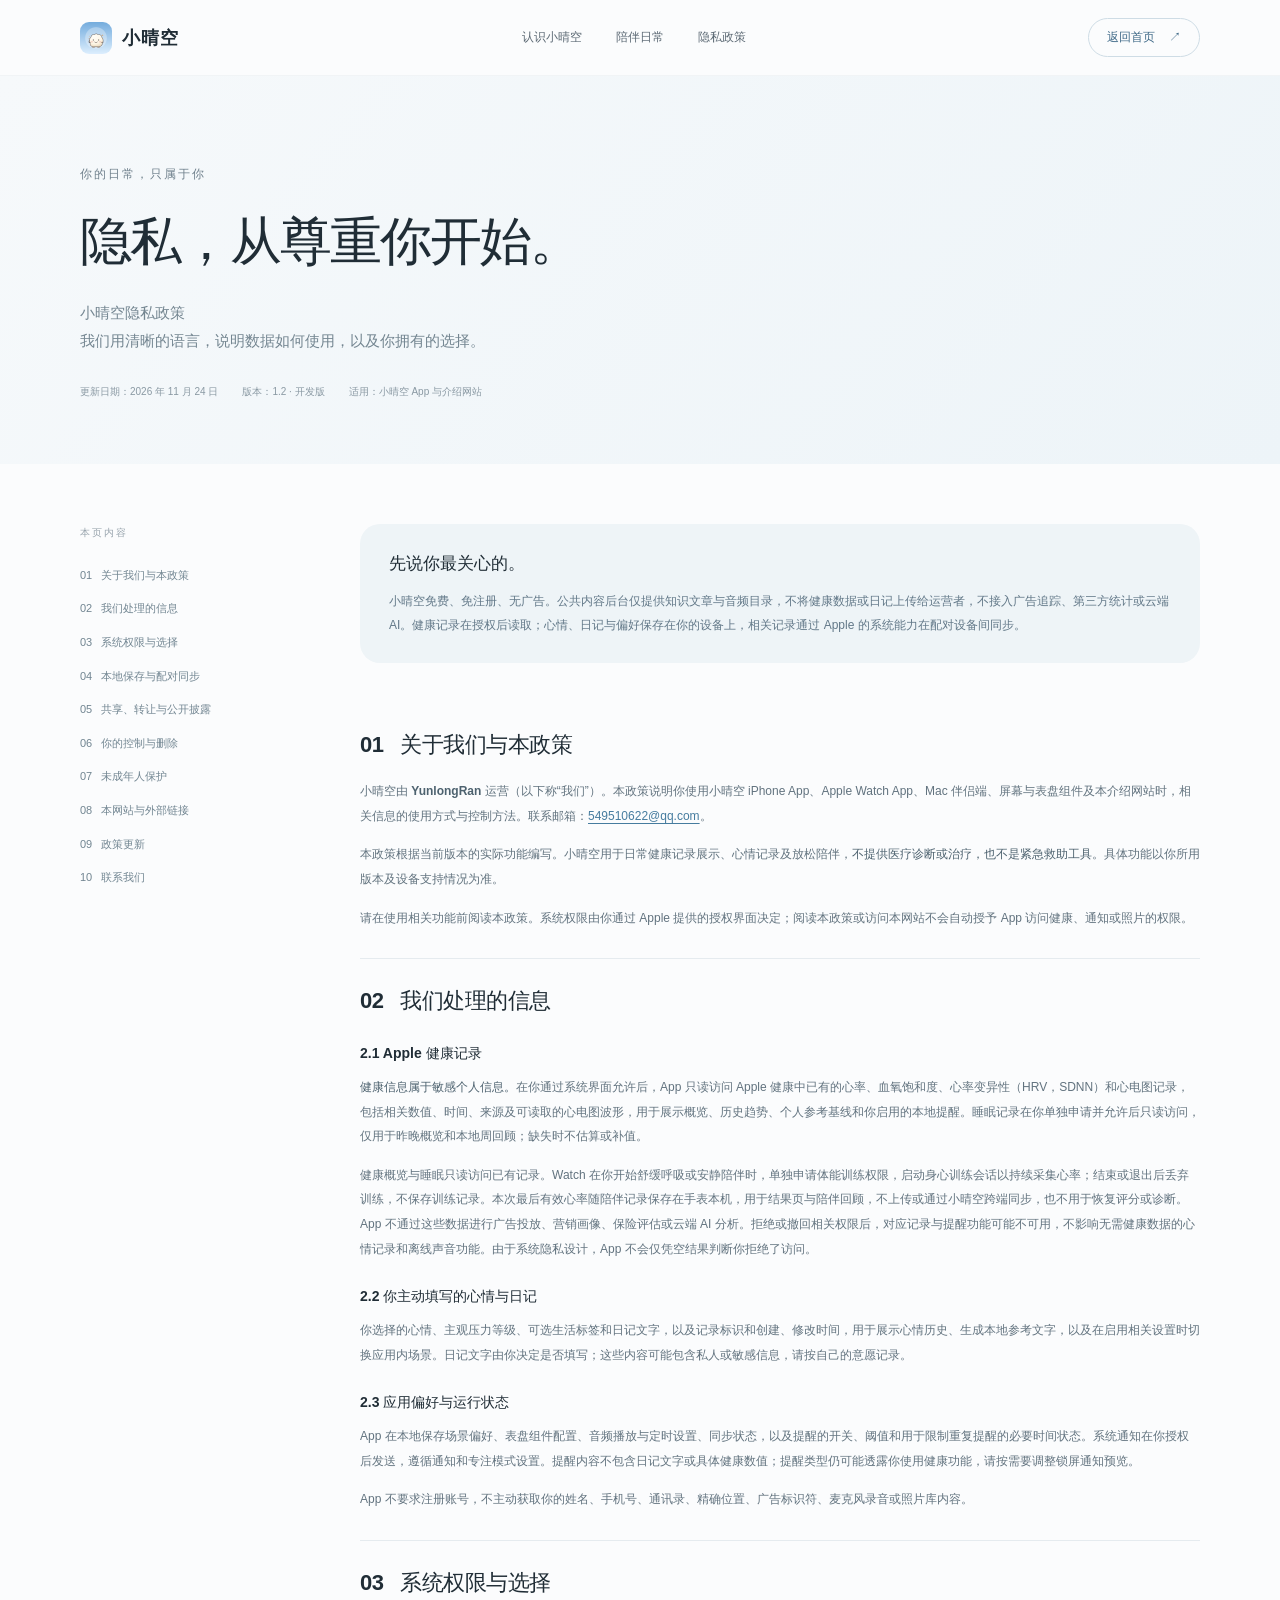
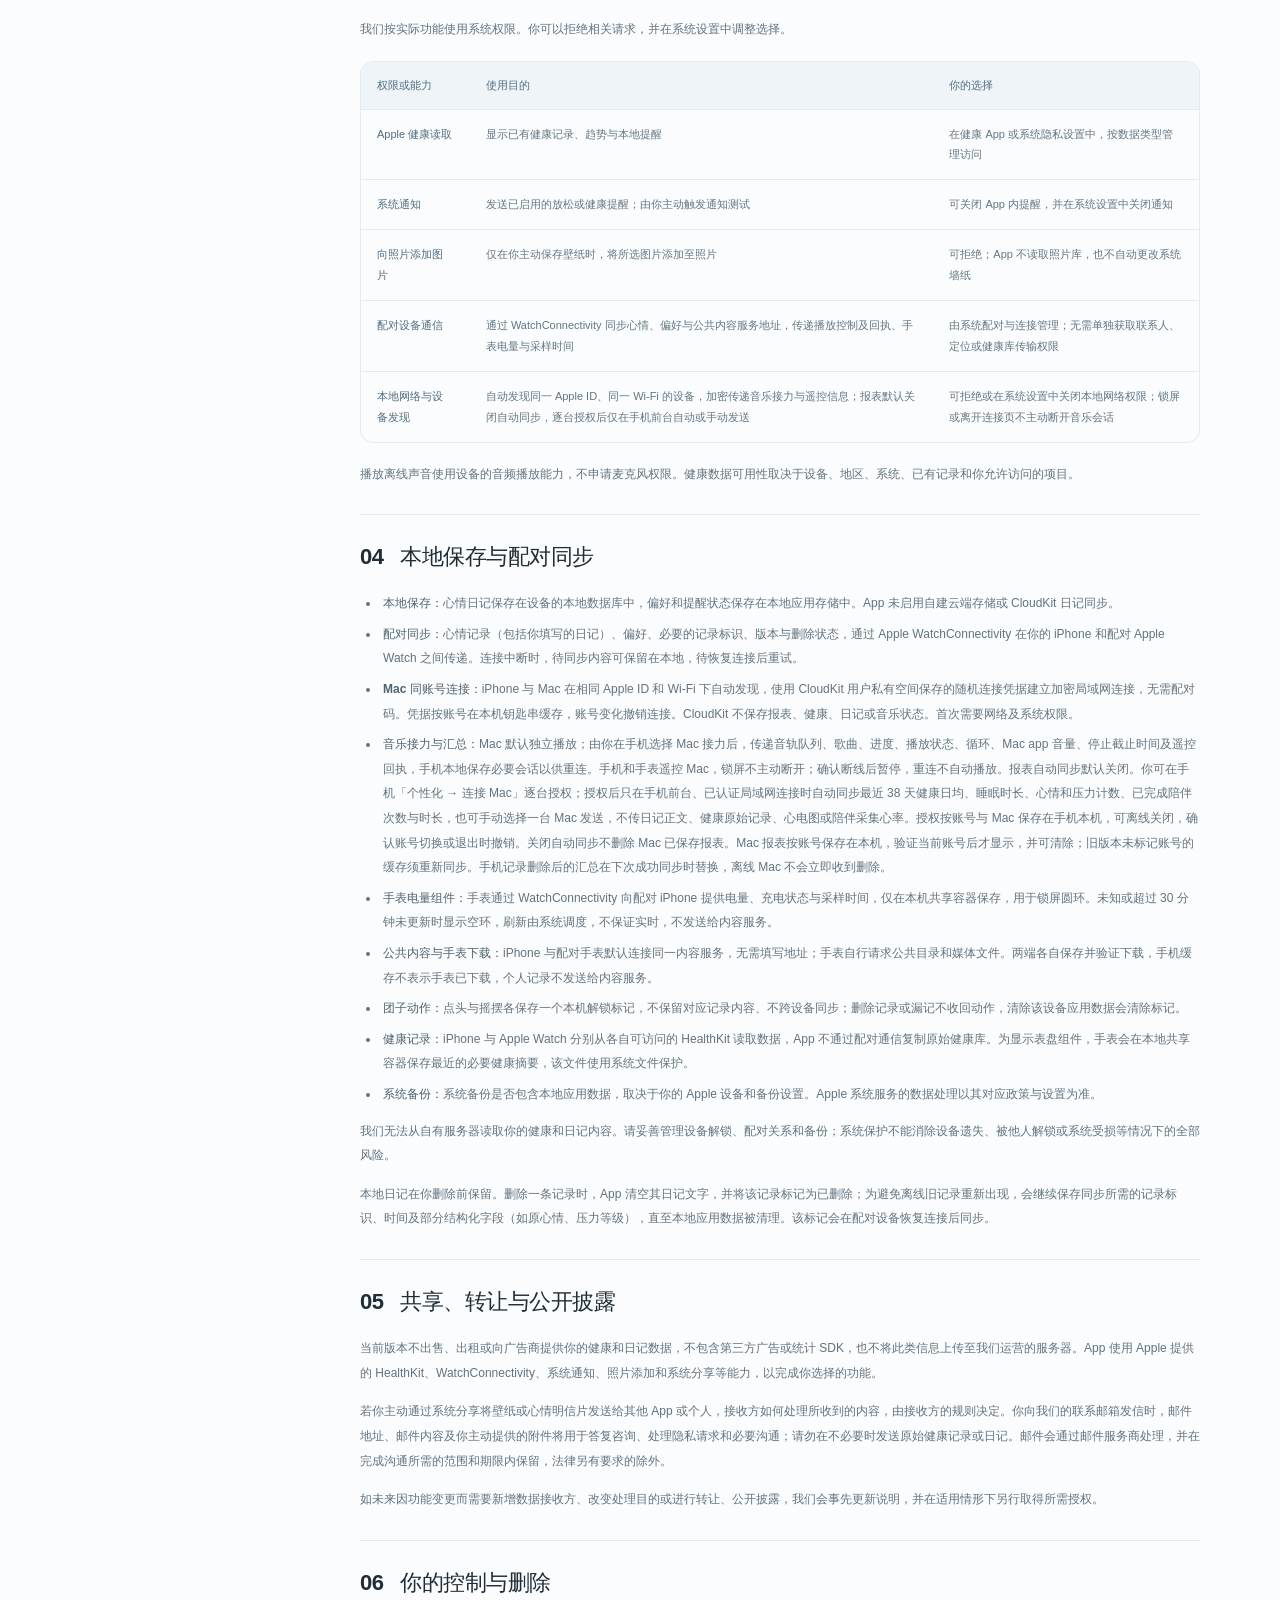
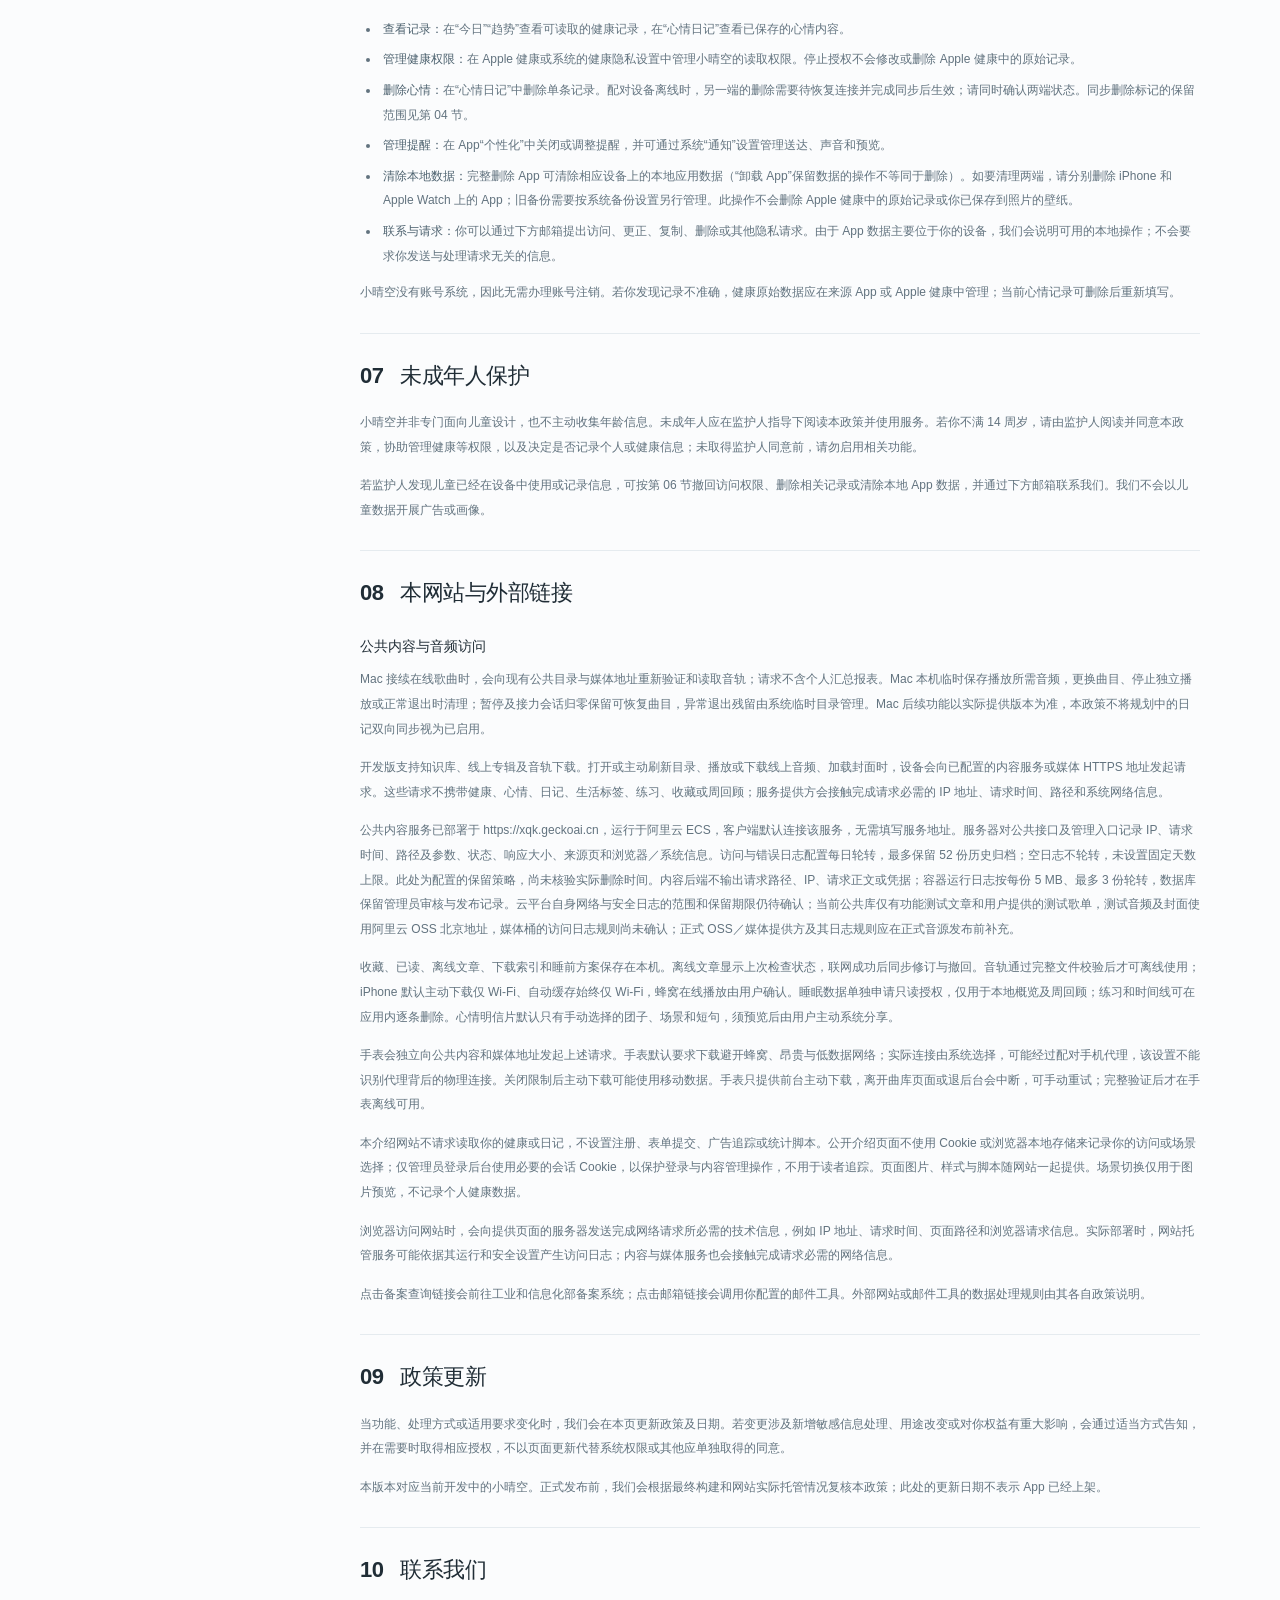
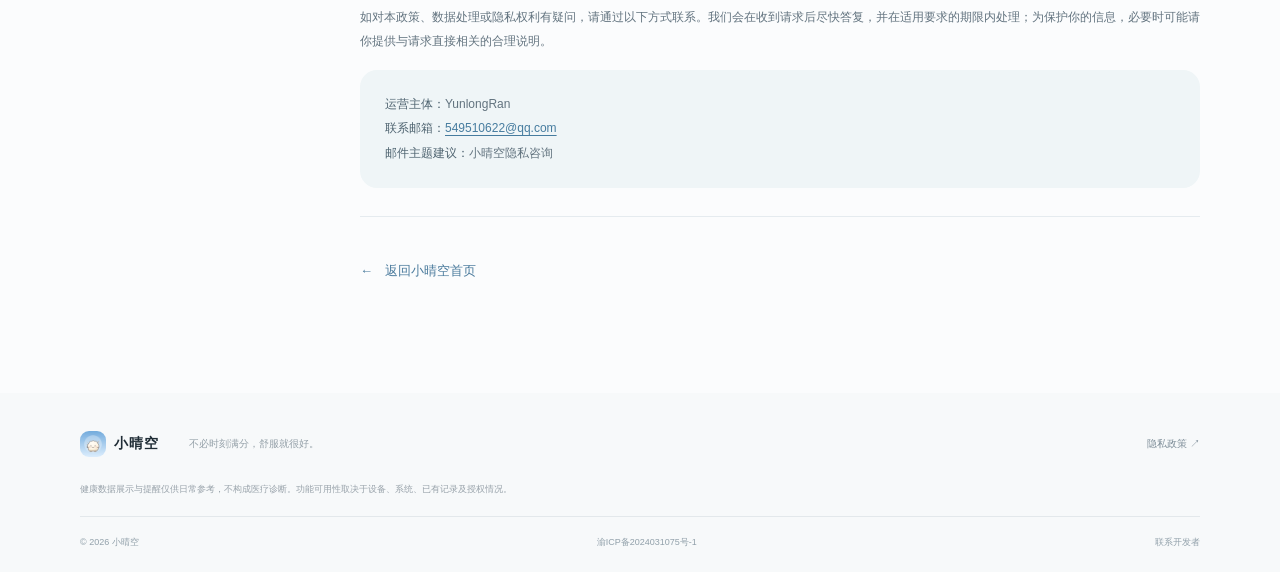
<file: website/privacy.html>
<!doctype html>
<html lang="zh-CN">
<head>
  <meta charset="UTF-8">
  <meta name="viewport" content="width=device-width, initial-scale=1, viewport-fit=cover">
  <meta name="theme-color" content="#f8fafb">
  <meta name="description" content="了解小晴空如何在本地处理健康记录、心情日记和应用偏好，以及如何管理权限、删除记录和联系我们。">
  <title>隐私政策 · 小晴空</title>
  <link rel="icon" href="assets/app-icon.png" type="image/png">
  <link rel="apple-touch-icon" href="assets/app-icon.png">
  <link rel="stylesheet" href="styles.css?v=20261122-companion1">
  <script src="script.js?v=20261122-companion1" defer></script>
</head>
<body>
  <a class="skip-link" href="#main">跳到隐私政策正文</a>
  <header class="site-header"><nav class="nav container" aria-label="主导航"><a class="brand" href="./" aria-label="小晴空首页"><img src="assets/app-icon.png" alt="" width="32" height="32"><span>小晴空</span></a><div class="nav-links"><a href="index.html#features">认识小晴空</a><a href="index.html#moments">陪伴日常</a><a href="privacy.html" aria-current="page">隐私政策</a></div><a class="nav-cta" href="index.html">返回首页 <span aria-hidden="true">↗</span></a></nav></header>
  <main id="main">
    <div class="privacy-hero"><div class="container"><p class="eyebrow">你的日常，只属于你</p><h1>隐私，<br class="mobile-break">从尊重你开始。</h1><p class="privacy-lead">小晴空隐私政策<br>我们用清晰的语言，说明数据如何使用，以及你拥有的选择。</p><div class="policy-meta"><span>更新日期：2026 年 11 月 24 日</span><span>版本：1.2 · 开发版</span><span>适用：小晴空 App 与介绍网站</span></div></div></div>
    <div class="policy-layout container">
      <aside class="policy-sidebar" aria-label="政策目录"><p>本页内容</p><ol><li><a href="#about">01 &nbsp; 关于我们与本政策</a></li><li><a href="#information">02 &nbsp; 我们处理的信息</a></li><li><a href="#permissions">03 &nbsp; 系统权限与选择</a></li><li><a href="#storage">04 &nbsp; 本地保存与配对同步</a></li><li><a href="#sharing">05 &nbsp; 共享、转让与公开披露</a></li><li><a href="#control">06 &nbsp; 你的控制与删除</a></li><li><a href="#children">07 &nbsp; 未成年人保护</a></li><li><a href="#website">08 &nbsp; 本网站与外部链接</a></li><li><a href="#changes">09 &nbsp; 政策更新</a></li><li><a href="#contact">10 &nbsp; 联系我们</a></li></ol></aside>
      <article class="policy-body" aria-label="小晴空隐私政策正文">
        <details class="policy-mobile-toc"><summary>查看政策目录</summary><ol><li><a href="#about">关于我们与本政策</a></li><li><a href="#information">我们处理的信息</a></li><li><a href="#permissions">系统权限与选择</a></li><li><a href="#storage">本地保存与配对同步</a></li><li><a href="#sharing">共享、转让与公开披露</a></li><li><a href="#control">你的控制与删除</a></li><li><a href="#children">未成年人保护</a></li><li><a href="#website">本网站与外部链接</a></li><li><a href="#changes">政策更新</a></li><li><a href="#contact">联系我们</a></li></ol></details>
        <div class="policy-summary"><h2>先说你最关心的。</h2><p>小晴空免费、免注册、无广告。公共内容后台仅提供知识文章与音频目录，不将健康数据或日记上传给运营者，不接入广告追踪、第三方统计或云端 AI。健康记录在授权后读取；心情、日记与偏好保存在你的设备上，相关记录通过 Apple 的系统能力在配对设备间同步。</p></div>

        <section id="about" class="policy-section"><h2>01 &nbsp; 关于我们与本政策</h2><p>小晴空由 <strong>YunlongRan</strong> 运营（以下称“我们”）。本政策说明你使用小晴空 iPhone App、Apple Watch App、Mac 伴侣端、屏幕与表盘组件及本介绍网站时，相关信息的使用方式与控制方法。联系邮箱：<a href="mailto:549510622@qq.com">549510622@qq.com</a>。</p><p>本政策根据当前版本的实际功能编写。小晴空用于日常健康记录展示、心情记录及放松陪伴，<strong>不提供医疗诊断或治疗，也不是紧急救助工具</strong>。具体功能以你所用版本及设备支持情况为准。</p><p>请在使用相关功能前阅读本政策。系统权限由你通过 Apple 提供的授权界面决定；阅读本政策或访问本网站不会自动授予 App 访问健康、通知或照片的权限。</p></section>

        <section id="information" class="policy-section"><h2>02 &nbsp; 我们处理的信息</h2><h3>2.1 Apple 健康记录</h3><p><strong>健康信息属于敏感个人信息。</strong>在你通过系统界面允许后，App 只读访问 Apple 健康中已有的心率、血氧饱和度、心率变异性（HRV，SDNN）和心电图记录，包括相关数值、时间、来源及可读取的心电图波形，用于展示概览、历史趋势、个人参考基线和你启用的本地提醒。睡眠记录在你单独申请并允许后只读访问，仅用于昨晚概览和本地周回顾；缺失时不估算或补值。</p><p>健康概览与睡眠只读访问已有记录。Watch 在你开始舒缓呼吸或安静陪伴时，单独申请体能训练权限，启动身心训练会话以持续采集心率；结束或退出后丢弃训练，不保存训练记录。本次最后有效心率随陪伴记录保存在手表本机，用于结果页与陪伴回顾，不上传或通过小晴空跨端同步，也不用于恢复评分或诊断。App 不通过这些数据进行广告投放、营销画像、保险评估或云端 AI 分析。拒绝或撤回相关权限后，对应记录与提醒功能可能不可用，不影响无需健康数据的心情记录和离线声音功能。由于系统隐私设计，App 不会仅凭空结果判断你拒绝了访问。</p><h3>2.2 你主动填写的心情与日记</h3><p>你选择的心情、主观压力等级、可选生活标签和日记文字，以及记录标识和创建、修改时间，用于展示心情历史、生成本地参考文字，以及在启用相关设置时切换应用内场景。日记文字由你决定是否填写；这些内容可能包含私人或敏感信息，请按自己的意愿记录。</p><h3>2.3 应用偏好与运行状态</h3><p>App 在本地保存场景偏好、表盘组件配置、音频播放与定时设置、同步状态，以及提醒的开关、阈值和用于限制重复提醒的必要时间状态。系统通知在你授权后发送，遵循通知和专注模式设置。提醒内容不包含日记文字或具体健康数值；提醒类型仍可能透露你使用健康功能，请按需要调整锁屏通知预览。</p><p>App 不要求注册账号，不主动获取你的姓名、手机号、通讯录、精确位置、广告标识符、麦克风录音或照片库内容。</p></section>

        <section id="permissions" class="policy-section"><h2>03 &nbsp; 系统权限与选择</h2><p>我们按实际功能使用系统权限。你可以拒绝相关请求，并在系统设置中调整选择。</p><div class="permission-table-wrap"><table class="permission-table"><thead><tr><th scope="col">权限或能力</th><th scope="col">使用目的</th><th scope="col">你的选择</th></tr></thead><tbody><tr><td>Apple 健康读取</td><td>显示已有健康记录、趋势与本地提醒</td><td>在健康 App 或系统隐私设置中，按数据类型管理访问</td></tr><tr><td>系统通知</td><td>发送已启用的放松或健康提醒；由你主动触发通知测试</td><td>可关闭 App 内提醒，并在系统设置中关闭通知</td></tr><tr><td>向照片添加图片</td><td>仅在你主动保存壁纸时，将所选图片添加至照片</td><td>可拒绝；App 不读取照片库，也不自动更改系统墙纸</td></tr><tr><td>配对设备通信</td><td>通过 WatchConnectivity 同步心情、偏好与公共内容服务地址，传递播放控制及回执、手表电量与采样时间</td><td>由系统配对与连接管理；无需单独获取联系人、定位或健康库传输权限</td></tr><tr><td>本地网络与设备发现</td><td>自动发现同一 Apple ID、同一 Wi-Fi 的设备，加密传递音乐接力与遥控信息；报表默认关闭自动同步，逐台授权后仅在手机前台自动或手动发送</td><td>可拒绝或在系统设置中关闭本地网络权限；锁屏或离开连接页不主动断开音乐会话</td></tr></tbody></table></div><p>播放离线声音使用设备的音频播放能力，不申请麦克风权限。健康数据可用性取决于设备、地区、系统、已有记录和你允许访问的项目。</p></section>

        <section id="storage" class="policy-section"><h2>04 &nbsp; 本地保存与配对同步</h2><ul><li><strong>本地保存：</strong>心情日记保存在设备的本地数据库中，偏好和提醒状态保存在本地应用存储中。App 未启用自建云端存储或 CloudKit 日记同步。</li><li><strong>配对同步：</strong>心情记录（包括你填写的日记）、偏好、必要的记录标识、版本与删除状态，通过 Apple WatchConnectivity 在你的 iPhone 和配对 Apple Watch 之间传递。连接中断时，待同步内容可保留在本地，待恢复连接后重试。</li><li><strong>Mac 同账号连接：</strong>iPhone 与 Mac 在相同 Apple ID 和 Wi-Fi 下自动发现，使用 CloudKit 用户私有空间保存的随机连接凭据建立加密局域网连接，无需配对码。凭据按账号在本机钥匙串缓存，账号变化撤销连接。CloudKit 不保存报表、健康、日记或音乐状态。首次需要网络及系统权限。</li><li><strong>音乐接力与汇总：</strong>Mac 默认独立播放；由你在手机选择 Mac 接力后，传递音轨队列、歌曲、进度、播放状态、循环、Mac app 音量、停止截止时间及遥控回执，手机本地保存必要会话以供重连。手机和手表遥控 Mac，锁屏不主动断开；确认断线后暂停，重连不自动播放。报表自动同步默认关闭。你可在手机「个性化 → 连接 Mac」逐台授权；授权后只在手机前台、已认证局域网连接时自动同步最近 38 天健康日均、睡眠时长、心情和压力计数、已完成陪伴次数与时长，也可手动选择一台 Mac 发送，不传日记正文、健康原始记录、心电图或陪伴采集心率。授权按账号与 Mac 保存在手机本机，可离线关闭，确认账号切换或退出时撤销。关闭自动同步不删除 Mac 已保存报表。Mac 报表按账号保存在本机，验证当前账号后才显示，并可清除；旧版本未标记账号的缓存须重新同步。手机记录删除后的汇总在下次成功同步时替换，离线 Mac 不会立即收到删除。</li><li><strong>手表电量组件：</strong>手表通过 WatchConnectivity 向配对 iPhone 提供电量、充电状态与采样时间，仅在本机共享容器保存，用于锁屏圆环。未知或超过 30 分钟未更新时显示空环，刷新由系统调度，不保证实时，不发送给内容服务。</li><li><strong>公共内容与手表下载：</strong>iPhone 与配对手表默认连接同一内容服务，无需填写地址；手表自行请求公共目录和媒体文件。两端各自保存并验证下载，手机缓存不表示手表已下载，个人记录不发送给内容服务。</li><li><strong>团子动作：</strong>点头与摇摆各保存一个本机解锁标记，不保留对应记录内容、不跨设备同步；删除记录或漏记不收回动作，清除该设备应用数据会清除标记。</li><li><strong>健康记录：</strong>iPhone 与 Apple Watch 分别从各自可访问的 HealthKit 读取数据，App 不通过配对通信复制原始健康库。为显示表盘组件，手表会在本地共享容器保存最近的必要健康摘要，该文件使用系统文件保护。</li><li><strong>系统备份：</strong>系统备份是否包含本地应用数据，取决于你的 Apple 设备和备份设置。Apple 系统服务的数据处理以其对应政策与设置为准。</li></ul><p>我们无法从自有服务器读取你的健康和日记内容。请妥善管理设备解锁、配对关系和备份；系统保护不能消除设备遗失、被他人解锁或系统受损等情况下的全部风险。</p><p>本地日记在你删除前保留。删除一条记录时，App 清空其日记文字，并将该记录标记为已删除；为避免离线旧记录重新出现，会继续保存同步所需的记录标识、时间及部分结构化字段（如原心情、压力等级），直至本地应用数据被清理。该标记会在配对设备恢复连接后同步。</p></section>

        <section id="sharing" class="policy-section"><h2>05 &nbsp; 共享、转让与公开披露</h2><p>当前版本不出售、出租或向广告商提供你的健康和日记数据，不包含第三方广告或统计 SDK，也不将此类信息上传至我们运营的服务器。App 使用 Apple 提供的 HealthKit、WatchConnectivity、系统通知、照片添加和系统分享等能力，以完成你选择的功能。</p><p>若你主动通过系统分享将壁纸或心情明信片发送给其他 App 或个人，接收方如何处理所收到的内容，由接收方的规则决定。你向我们的联系邮箱发信时，邮件地址、邮件内容及你主动提供的附件将用于答复咨询、处理隐私请求和必要沟通；请勿在不必要时发送原始健康记录或日记。邮件会通过邮件服务商处理，并在完成沟通所需的范围和期限内保留，法律另有要求的除外。</p><p>如未来因功能变更而需要新增数据接收方、改变处理目的或进行转让、公开披露，我们会事先更新说明，并在适用情形下另行取得所需授权。</p></section>

        <section id="control" class="policy-section"><h2>06 &nbsp; 你的控制与删除</h2><ul><li><strong>查看记录：</strong>在“今日”“趋势”查看可读取的健康记录，在“心情日记”查看已保存的心情内容。</li><li><strong>管理健康权限：</strong>在 Apple 健康或系统的健康隐私设置中管理小晴空的读取权限。停止授权不会修改或删除 Apple 健康中的原始记录。</li><li><strong>删除心情：</strong>在“心情日记”中删除单条记录。配对设备离线时，另一端的删除需要待恢复连接并完成同步后生效；请同时确认两端状态。同步删除标记的保留范围见第 04 节。</li><li><strong>管理提醒：</strong>在 App“个性化”中关闭或调整提醒，并可通过系统“通知”设置管理送达、声音和预览。</li><li><strong>清除本地数据：</strong>完整删除 App 可清除相应设备上的本地应用数据（“卸载 App”保留数据的操作不等同于删除）。如要清理两端，请分别删除 iPhone 和 Apple Watch 上的 App；旧备份需要按系统备份设置另行管理。此操作不会删除 Apple 健康中的原始记录或你已保存到照片的壁纸。</li><li><strong>联系与请求：</strong>你可以通过下方邮箱提出访问、更正、复制、删除或其他隐私请求。由于 App 数据主要位于你的设备，我们会说明可用的本地操作；不会要求你发送与处理请求无关的信息。</li></ul><p>小晴空没有账号系统，因此无需办理账号注销。若你发现记录不准确，健康原始数据应在来源 App 或 Apple 健康中管理；当前心情记录可删除后重新填写。</p></section>

        <section id="children" class="policy-section"><h2>07 &nbsp; 未成年人保护</h2><p>小晴空并非专门面向儿童设计，也不主动收集年龄信息。未成年人应在监护人指导下阅读本政策并使用服务。若你不满 14 周岁，请由监护人阅读并同意本政策，协助管理健康等权限，以及决定是否记录个人或健康信息；未取得监护人同意前，请勿启用相关功能。</p><p>若监护人发现儿童已经在设备中使用或记录信息，可按第 06 节撤回访问权限、删除相关记录或清除本地 App 数据，并通过下方邮箱联系我们。我们不会以儿童数据开展广告或画像。</p></section>

        <section id="website" class="policy-section"><h2>08 &nbsp; 本网站与外部链接</h2><h3>公共内容与音频访问</h3><p>Mac 接续在线歌曲时，会向现有公共目录与媒体地址重新验证和读取音轨；请求不含个人汇总报表。Mac 本机临时保存播放所需音频，更换曲目、停止独立播放或正常退出时清理；暂停及接力会话归零保留可恢复曲目，异常退出残留由系统临时目录管理。Mac 后续功能以实际提供版本为准，本政策不将规划中的日记双向同步视为已启用。</p><p>开发版支持知识库、线上专辑及音轨下载。打开或主动刷新目录、播放或下载线上音频、加载封面时，设备会向已配置的内容服务或媒体 HTTPS 地址发起请求。这些请求不携带健康、心情、日记、生活标签、练习、收藏或周回顾；服务提供方会接触完成请求必需的 IP 地址、请求时间、路径和系统网络信息。</p><p>公共内容服务已部署于 https://xqk.geckoai.cn，运行于阿里云 ECS，客户端默认连接该服务，无需填写服务地址。服务器对公共接口及管理入口记录 IP、请求时间、路径及参数、状态、响应大小、来源页和浏览器／系统信息。访问与错误日志配置每日轮转，最多保留 52 份历史归档；空日志不轮转，未设置固定天数上限。此处为配置的保留策略，尚未核验实际删除时间。内容后端不输出请求路径、IP、请求正文或凭据；容器运行日志按每份 5 MB、最多 3 份轮转，数据库保留管理员审核与发布记录。云平台自身网络与安全日志的范围和保留期限仍待确认；当前公共库仅有功能测试文章和用户提供的测试歌单，测试音频及封面使用阿里云 OSS 北京地址，媒体桶的访问日志规则尚未确认；正式 OSS／媒体提供方及其日志规则应在正式音源发布前补充。</p><p>收藏、已读、离线文章、下载索引和睡前方案保存在本机。离线文章显示上次检查状态，联网成功后同步修订与撤回。音轨通过完整文件校验后才可离线使用；iPhone 默认主动下载仅 Wi-Fi、自动缓存始终仅 Wi-Fi，蜂窝在线播放由用户确认。睡眠数据单独申请只读授权，仅用于本地概览及周回顾；练习和时间线可在应用内逐条删除。心情明信片默认只有手动选择的团子、场景和短句，须预览后由用户主动系统分享。</p><p>手表会独立向公共内容和媒体地址发起上述请求。手表默认要求下载避开蜂窝、昂贵与低数据网络；实际连接由系统选择，可能经过配对手机代理，该设置不能识别代理背后的物理连接。关闭限制后主动下载可能使用移动数据。手表只提供前台主动下载，离开曲库页面或退后台会中断，可手动重试；完整验证后才在手表离线可用。</p><p>本介绍网站不请求读取你的健康或日记，不设置注册、表单提交、广告追踪或统计脚本。公开介绍页面不使用 Cookie 或浏览器本地存储来记录你的访问或场景选择；仅管理员登录后台使用必要的会话 Cookie，以保护登录与内容管理操作，不用于读者追踪。页面图片、样式与脚本随网站一起提供。场景切换仅用于图片预览，不记录个人健康数据。</p><p>浏览器访问网站时，会向提供页面的服务器发送完成网络请求所必需的技术信息，例如 IP 地址、请求时间、页面路径和浏览器请求信息。实际部署时，网站托管服务可能依据其运行和安全设置产生访问日志；内容与媒体服务也会接触完成请求必需的网络信息。</p><p>点击备案查询链接会前往工业和信息化部备案系统；点击邮箱链接会调用你配置的邮件工具。外部网站或邮件工具的数据处理规则由其各自政策说明。</p></section>

        <section id="changes" class="policy-section"><h2>09 &nbsp; 政策更新</h2><p>当功能、处理方式或适用要求变化时，我们会在本页更新政策及日期。若变更涉及新增敏感信息处理、用途改变或对你权益有重大影响，会通过适当方式告知，并在需要时取得相应授权，不以页面更新代替系统权限或其他应单独取得的同意。</p><p>本版本对应当前开发中的小晴空。正式发布前，我们会根据最终构建和网站实际托管情况复核本政策；此处的更新日期不表示 App 已经上架。</p></section>

        <section id="contact" class="policy-section"><h2>10 &nbsp; 联系我们</h2><p>如对本政策、数据处理或隐私权利有疑问，请通过以下方式联系。我们会在收到请求后尽快答复，并在适用要求的期限内处理；为保护你的信息，必要时可能请你提供与请求直接相关的合理说明。</p><div class="contact-card"><p><strong>运营主体：</strong>YunlongRan</p><p><strong>联系邮箱：</strong><a href="mailto:549510622@qq.com">549510622@qq.com</a></p><p><strong>邮件主题建议：</strong>小晴空隐私咨询</p></div></section>
        <a class="text-link policy-back" href="index.html"><span aria-hidden="true">←</span> 返回小晴空首页</a>
      </article>
    </div>
  </main>
  <footer class="site-footer"><div class="container"><div class="footer-main"><a class="brand" href="./"><img src="assets/app-icon.png" alt="" width="26" height="26"><span>小晴空</span></a><p>不必时刻满分，舒服就很好。</p><a href="privacy.html" aria-current="page">隐私政策 <span aria-hidden="true">↗</span></a></div><p class="footer-note">健康数据展示与提醒仅供日常参考，不构成医疗诊断。功能可用性取决于设备、系统、已有记录及授权情况。</p><div class="footer-bottom"><span>© 2026 小晴空</span><a href="https://beian.miit.gov.cn/" target="_blank" rel="noopener noreferrer">渝ICP备2024031075号-1</a><a href="mailto:549510622@qq.com">联系开发者</a></div></div></footer>
</body>
</html>
</file>
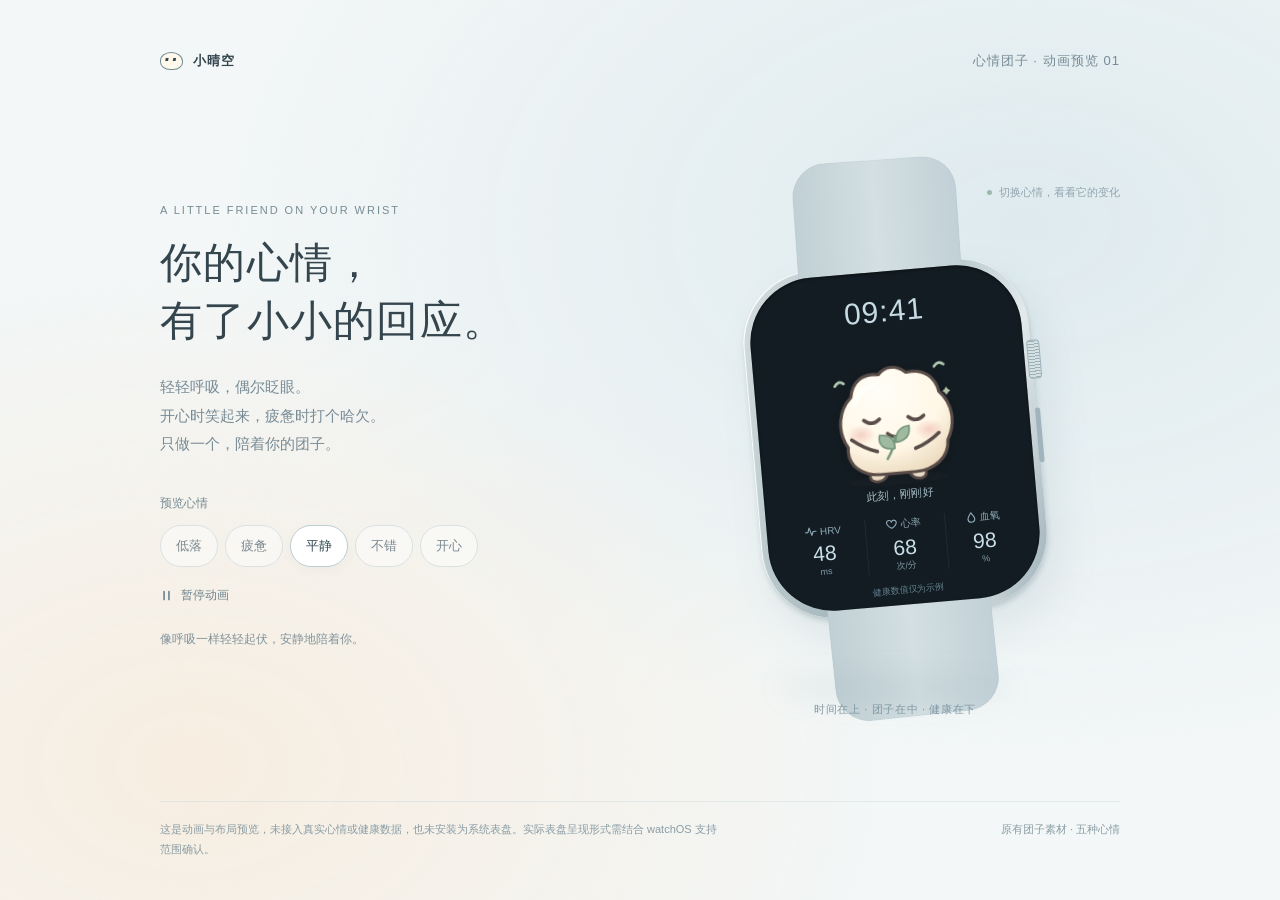
<file: Design/Previews/dumpling-watch.html>
<!doctype html>
<html lang="zh-CN">
<head>
<meta charset="utf-8">
<meta name="viewport" content="width=device-width,initial-scale=1">
<title>小晴空 · 会动的心情团子</title>
<style>
:root{color-scheme:light;--ink:#34454e;--muted:#778b95;--accent:#769c9c;--wash:#e5eff0}
*{box-sizing:border-box}body{margin:0;background:#f3f7f7;color:var(--ink);font-family:-apple-system,BlinkMacSystemFont,"PingFang SC",sans-serif;-webkit-font-smoothing:antialiased}
body:before{content:"";position:fixed;inset:0;pointer-events:none;background:radial-gradient(ellipse at 80% 25%,#deeaee 0,transparent 55%),radial-gradient(ellipse at 15% 85%,#f7ede0 0,transparent 45%)}
main{position:relative;max-width:1080px;min-height:100svh;margin:auto;padding:52px 60px 40px;display:flex;flex-direction:column}
header{display:flex;justify-content:space-between;align-items:center;font-size:13px;letter-spacing:.08em;color:var(--muted)}.brand{display:flex;gap:10px;align-items:center;color:var(--ink);font-weight:600}.brand-mark{width:23px;height:18px;background:#fff9ec;border:1.5px solid #728b94;border-radius:48% 51% 42% 45%;position:relative}.brand-mark:after{content:"··";position:absolute;inset:-5px 0 0;text-align:center;font-size:20px;letter-spacing:2px}
.layout{flex:1;display:grid;grid-template-columns:1fr 1fr;align-items:center;gap:60px;padding:50px 0 45px}.eyebrow{font-size:11px;letter-spacing:.18em;color:var(--muted);margin:0 0 18px}h1{font-weight:500;font-size:42px;line-height:1.4;letter-spacing:.03em;margin:0 0 22px}.intro{font-size:15px;line-height:1.9;color:var(--muted);max-width:310px;margin:0}.controls{margin-top:36px}.control-label{font-size:12px;color:var(--muted);display:block;margin-bottom:13px}.moods{display:flex;gap:7px;flex-wrap:wrap}button{font:inherit;cursor:pointer;-webkit-tap-highlight-color:transparent}.moods button{border:1px solid #d8e1e3;color:#7a8990;background:#ffffff70;padding:11px 15px;border-radius:22px;font-size:13px;transition:background .3s,color .3s,box-shadow .3s}.moods button[aria-pressed=true]{color:#324951;background:#fff;border-color:#bccdd3;box-shadow:0 4px 12px #57717c0b}.moods button:focus-visible,.motion:focus-visible,.character:focus-visible{outline:2px solid #88a8b5;outline-offset:5px}.motion{display:inline-flex;align-items:center;gap:8px;color:#6d838e;font-size:12px;background:none;border:none;padding:0;margin-top:20px}.motion svg{width:13px;height:13px}.detail{font-size:12px;color:#81929a;line-height:1.8;margin:23px 0 0;min-height:44px;max-width:325px}.stage{height:530px;display:grid;place-items:center;position:relative}.stage:after{content:"";width:230px;height:20px;background:#78939d25;filter:blur(14px);border-radius:100%;position:absolute;bottom:5px}.watch{width:286px;height:348px;border-radius:72px;background:linear-gradient(110deg,#d6dfe1,#a8bac0 45%,#e2eaeb 74%,#9baeb6);padding:7px;box-shadow:1px 1px 1px #fff inset,1px 4px 5px #899da260,12px 21px 40px #637f8c20;position:relative;transform:rotate(-5deg);isolation:isolate}.strap{position:absolute;left:61px;width:164px;height:150px;background:linear-gradient(90deg,#c1d0d5,#d3dfe2 50%,#c2d1d7);border:1px solid #a8bdc326;z-index:-2}.strap.top{bottom:87%;border-radius:34px 34px 0 0;transform:rotate(1deg)}.strap.bottom{top:87%;border-radius:0 0 34px 34px;transform:rotate(-1deg)}.crown{position:absolute;width:13px;height:39px;right:-9px;top:88px;border-radius:4px;background:repeating-linear-gradient(0deg,#9cafb7 0 1px,#d6e1e4 1px 3px);border:1px solid #9db0b8;z-index:-1}.side{position:absolute;right:-4px;top:156px;height:55px;width:5px;border-radius:4px;background:#a1b4bd;z-index:-1}.screen{height:100%;border-radius:65px;background:#131c22;color:#e0eef2;padding:20px 18px 22px;display:flex;flex-direction:column;align-items:center;overflow:hidden;box-shadow:0 1px 3px #0007 inset;position:relative}.time{font-size:30px;font-weight:500;font-variant-numeric:tabular-nums;letter-spacing:1px;line-height:1.2;margin-top:2px;color:#c6dbe4}.character{width:178px;height:159px;display:grid;place-items:center;position:relative;flex-shrink:0;padding:0;background:none;border:none;cursor:pointer;color:inherit}.character svg{width:175px;height:175px;overflow:visible;filter:drop-shadow(0 3px 7px #0002)}.mood-copy{font-size:11px;color:#a9bfc9;margin-top:-1px;margin-bottom:15px;font-weight:400;letter-spacing:.02em}.metrics{display:grid;grid-template-columns:repeat(3,1fr);width:100%;gap:4px;align-items:center;text-align:center;margin-top:auto}.metric+.metric{border-left:1px solid #53677435}.metric .label{font-size:10px;color:#8faab7;display:flex;gap:3px;justify-content:center;align-items:center;margin-bottom:5px}.metric .label svg{width:12px;height:12px;fill:none;stroke:currentColor;stroke-width:1.5;stroke-linecap:round;stroke-linejoin:round}.reading{font-size:21px;font-variant-numeric:tabular-nums;font-weight:400;line-height:1.1;color:#c9dfe8}.unit{font-size:9px;line-height:1.6;color:#819ba8}.sample{font-size:9px;color:#617e8c;margin-top:11px}.caption{position:absolute;bottom:-14px;color:#8299a4;font-size:11px;letter-spacing:.06em}.hint{position:absolute;top:12px;right:0;font-size:11px;color:#91a5ae;display:flex;gap:7px;align-items:center}.hint:before{content:"";width:5px;height:5px;border-radius:50%;background:#9db9ab}
.creature{transform-origin:128px 209px;animation:breathe 5s ease-in-out infinite}
.eyes,.mouth,.brows,.hands,.hand-left,.hand-right,.cheek{transform-box:view-box}
.eyes{transform-origin:128px 131px;animation:blink 6.7s ease-in-out infinite}
.mouth{transform-origin:128px 158px}.brows{transform-origin:128px 113px}
.hand-left{transform-origin:63px 156px}.hand-right{transform-origin:193px 156px}
.floor{opacity:.07}.ornaments{animation:glimmer 5s ease-in-out infinite}
[data-mood="1"] .eyes{animation:downcast 7s ease-in-out infinite}
[data-mood="1"] .brows{animation:brow-soften 7s ease-in-out infinite}
[data-mood="1"] .mouth{animation:small-sigh 7s ease-in-out infinite}
[data-mood="1"] .tear{animation:tear-glint 7s ease-in-out infinite}
[data-mood="2"] .mouth{animation:yawn 7s ease-in-out infinite}
[data-mood="2"] .eyes{animation:drowsy-eyes 7s ease-in-out infinite}
[data-mood="2"] .hands{transform-origin:174px 171px;animation:sleepy-hands 7s ease-in-out infinite}
[data-mood="3"] .creature{animation:calm 4.8s ease-in-out infinite}
[data-mood="3"] .hands{transform-origin:128px 151px;animation:calm-hands 4.8s ease-in-out infinite}
[data-mood="4"] .hand-left{animation:hello-hand 6s ease-in-out infinite}
[data-mood="4"] .mouth{animation:smile 6s ease-in-out infinite}
[data-mood="4"] .cheek{animation:blush 6s ease-in-out infinite}
[data-mood="5"] .eyes{animation:happy-eyes 4.8s ease-in-out infinite}
[data-mood="5"] .mouth{animation:laugh 4.8s ease-in-out infinite}
[data-mood="5"] .hand-left{animation:happy-left 4.8s ease-in-out infinite}
[data-mood="5"] .hand-right{animation:happy-right 4.8s ease-in-out infinite}
[data-mood="5"] .cheek{animation:blush 4.8s ease-in-out infinite}
.greeting .hands{transform-origin:128px 166px;animation:salute 1.2s ease-in-out!important}
.greeting .eyes{animation:greet-eyes 1.2s ease-in-out!important}
.paused .character *,.paused .character svg{animation-play-state:paused!important}
@keyframes breathe{0%,100%{transform:scale(1)}50%{transform:scale(1.008,1.014)}}
@keyframes calm{0%,100%{transform:translateY(1px) scale(1,1)}50%{transform:translateY(-5px) scale(1.018,1.035)}}
@keyframes blink{0%,40%,43%,75%,78%,100%{transform:scaleY(1)}41.5%,76.5%{transform:scaleY(.12)}}
@keyframes calm-hands{0%,100%{transform:rotate(-2deg)}50%{transform:rotate(2deg)}}
@keyframes downcast{0%,25%,60%,100%{transform:translate(0,0) scaleY(1)}32%,52%{transform:translate(2px,2px) scaleY(.7)}42%{transform:translate(2px,2px) scaleY(.12)}}
@keyframes brow-soften{0%,20%,65%,100%{transform:rotate(0)}35%,50%{transform:rotate(-3deg)}}
@keyframes small-sigh{0%,30%,65%,100%{transform:scale(1)}40%,50%{transform:scale(.75,.6)}}
@keyframes tear-glint{0%,70%,100%{opacity:.5}35%,55%{opacity:1}}
@keyframes yawn{0%,15%,65%,100%{transform:scale(.65,.3)}30%,46%{transform:scale(1.2,1.65)}52%{transform:scale(.9,.9)}}
@keyframes drowsy-eyes{0%,15%,70%,100%{transform:scaleY(1)}30%,50%{transform:scaleY(.32)}}
@keyframes sleepy-hands{0%,15%,65%,100%{transform:rotate(0)}30%,50%{transform:rotate(7deg)}}
@keyframes hello-hand{0%,20%,55%,100%{transform:rotate(0)}28%,40%{transform:rotate(17deg)}34%,46%{transform:rotate(-10deg)}}
@keyframes smile{0%,20%,65%,100%{transform:scale(1)}30%,50%{transform:scale(1.08,1.25)}}
@keyframes happy-eyes{0%,15%,70%,100%{transform:scaleY(1)}25%,35%,45%,55%{transform:scaleY(.65)}30%,40%,50%{transform:scaleY(1.12)}}
@keyframes laugh{0%,15%,70%,100%{transform:scale(1,.8)}25%,39%,53%{transform:scale(1.08,1.15)}32%,46%,60%{transform:scale(.98,.87)}}
@keyframes happy-left{0%,15%,75%,100%{transform:rotate(0)}25%,45%,65%{transform:rotate(13deg)}35%,55%{transform:rotate(-9deg)}}
@keyframes happy-right{0%,15%,75%,100%{transform:rotate(0)}25%,45%,65%{transform:rotate(-13deg)}35%,55%{transform:rotate(9deg)}}
@keyframes blush{0%,15%,75%,100%{opacity:.7}30%,60%{opacity:1}}
@keyframes glimmer{0%,100%{opacity:.55}50%{opacity:1}}
@keyframes salute{0%,100%{transform:rotate(0)}25%,65%{transform:rotate(6deg)}45%,80%{transform:rotate(-5deg)}}
@keyframes greet-eyes{0%,30%,55%,100%{transform:scaleY(1)}42%{transform:scaleY(.1)}}
footer{border-top:1px solid #cbd9dd70;padding-top:18px;font-size:11px;color:#8a9da5;display:flex;justify-content:space-between;gap:20px;line-height:1.8}.note{max-width:560px}
@media(max-width:760px){main{padding:25px 24px}.layout{grid-template-columns:1fr;gap:35px;padding-top:35px}.copy{order:2}h1{font-size:30px}.stage{height:490px}.stage:after{bottom:0}.hint{top:-8px}.caption{bottom:-14px}.controls{margin-top:23px}.intro{max-width:none}.copy h1 br{display:none}footer{margin-top:15px;flex-direction:column;gap:7px}.eyebrow{display:none}.detail{max-width:100%}.watch{transform:rotate(-4deg)}}
@media(prefers-reduced-motion:reduce){body:not(.motion-enabled) *,body:not(.motion-enabled) *:before,body:not(.motion-enabled) *:after{animation:none!important;transition:none!important}.watch{transform:none}}
</style>
</head>
<body>
<main>
<header><span class="brand"><i class="brand-mark" aria-hidden="true"></i>小晴空</span><span>心情团子 · 动画预览 01</span></header>
<div class="layout">
<section class="copy">
<p class="eyebrow">A LITTLE FRIEND ON YOUR WRIST</p>
<h1>你的心情，<br>有了小小的回应。</h1>
<p class="intro">轻轻呼吸，偶尔眨眼。<br>开心时笑起来，疲惫时打个哈欠。<br>只做一个，陪着你的团子。</p>
<div class="controls"><span class="control-label" id="mood-label">预览心情</span><div class="moods" role="group" aria-labelledby="mood-label">
<button data-value="1" aria-pressed="false">低落</button><button data-value="2" aria-pressed="false">疲惫</button><button data-value="3" aria-pressed="false">平静</button><button data-value="4" aria-pressed="true">不错</button><button data-value="5" aria-pressed="false">开心</button>
</div><button class="motion" id="motion" aria-pressed="false"><svg viewBox="0 0 16 16" aria-hidden="true"><path d="M5 3v10M11 3v10" stroke="currentColor" stroke-width="2" stroke-linecap="round"/></svg><span>暂停动画</span></button></div>
<p class="detail" id="detail" aria-live="polite">眨眨眼、笑一笑，抬起小手向你打招呼。试试点一下团子。</p>
</section>
<section class="stage" aria-label="手表动画效果预览">
<div class="hint">切换心情，看看它的变化</div>
<div class="watch"><div class="strap top"></div><div class="strap bottom"></div><div class="crown"></div><div class="side"></div><div class="screen">
<time class="time" aria-label="示例时间九点四十一">09:41</time>
<button class="character" id="character" data-mood="4" aria-label="不错的团子，点按打个招呼"></button>
<div class="mood-copy" id="mood-copy">收集今天的小美好</div>
<div class="metrics" aria-label="示例健康数据">
<div class="metric"><div class="label"><svg viewBox="0 0 16 16" aria-hidden="true"><path d="M1 9h3l2-6 3 10 2-5h4"/></svg>HRV</div><div class="reading">48</div><div class="unit">ms</div></div>
<div class="metric"><div class="label"><svg viewBox="0 0 16 16" aria-hidden="true"><path d="M8 13S1.5 9.1 1.5 5.3a3.3 3.3 0 0 1 6.5-.6 3.3 3.3 0 0 1 6.5.6C14.5 9.1 8 13 8 13Z"/></svg>心率</div><div class="reading">68</div><div class="unit">次/分</div></div>
<div class="metric"><div class="label"><svg viewBox="0 0 16 16" aria-hidden="true"><path d="M8 1.5c-1.7 2.8-4.5 5.3-4.5 8.1a4.5 4.5 0 0 0 9 0C12.5 6.8 9.7 4.3 8 1.5Z"/></svg>血氧</div><div class="reading">98</div><div class="unit">%</div></div>
</div><div class="sample">健康数值仅为示例</div>
</div></div><span class="caption">时间在上 · 团子在中 · 健康在下</span>
</section>
</div>
<footer><span class="note">这是动画与布局预览，未接入真实心情或健康数据，也未安装为系统表盘。实际表盘呈现形式需结合 watchOS 支持范围确认。</span><span>原有团子素材 · 五种心情</span></footer>
</main>
<script>
const drawings = ["<svg xmlns=\"http://www.w3.org/2000/svg\" viewBox=\"0 0 256 256\" role=\"img\" aria-hidden=\"true\"><defs><radialGradient id=\"body-0\" cx=\".38\" cy=\".22\" r=\".85\"><stop stop-color=\"#fffef8\" /><stop offset=\".65\" stop-color=\"#fff7e6\" /><stop offset=\"1\" stop-color=\"#ead8bb\" /></radialGradient><radialGradient id=\"cheek-0\"><stop stop-color=\"#e8b6b3\" stop-opacity=\".65\" /><stop offset=\"1\" stop-color=\"#e8b6b3\" stop-opacity=\"0\" /></radialGradient></defs><ellipse cx=\"128\" cy=\"220\" rx=\"72\" ry=\"8\" fill=\"#594c48\" opacity=\".07\" class=\"floor\" /><g class=\"ornaments\"><path d=\"M62 62q-8-13-17-3q-4 10 10 10\" fill=\"none\" stroke=\"#b5c8d8\" stroke-width=\"4\" stroke-linecap=\"round\" /><path d=\"M204 79l6 7m-3-19 8 4\" stroke=\"#b5c8d8\" stroke-width=\"4\" stroke-linecap=\"round\" /></g><g class=\"creature\"><path d=\"M89 204q-7 16 7 17q13 1 17-13m30 0q5 14 18 13q12-2 5-17\" fill=\"#eadbc5\" stroke=\"#594c48\" stroke-width=\"4\" stroke-linejoin=\"round\" /><path d=\"M58 168C43 142 49 112 68 95C72 72 88 61 111 65C121 53 139 53 151 65C178 61 194 76 197 97C216 117 218 145 204 169C204 194 181 211 154 211H102C75 211 54 194 58 168Z\" fill=\"url(#body-0)\" stroke=\"#594c48\" stroke-width=\"4.5\" stroke-linejoin=\"round\" /><path d=\"M72 106q9-24 31-25\" fill=\"none\" stroke=\"#fffefb\" stroke-width=\"8\" stroke-linecap=\"round\" opacity=\".9\" /><ellipse cx=\"78\" cy=\"151\" rx=\"22\" ry=\"15\" fill=\"url(#cheek-0)\" class=\"cheek\" /><ellipse cx=\"178\" cy=\"151\" rx=\"22\" ry=\"15\" fill=\"url(#cheek-0)\" class=\"cheek\" /><g class=\"brows\"><path d=\"M84 112q10 4 16-4m56 0q6 8 16 4\" fill=\"none\" stroke=\"#594c48\" stroke-width=\"5\" stroke-linecap=\"round\" stroke-linejoin=\"round\" /></g><g class=\"mouth\"><path d=\"M117 158q11-10 22 0\" fill=\"none\" stroke=\"#594c48\" stroke-width=\"5\" stroke-linecap=\"round\" stroke-linejoin=\"round\" /></g><g class=\"tear\"><path d=\"M173 146q-13 17-3 22q15 4 3-22\" fill=\"#9dc4db\" stroke=\"#7ba7c1\" stroke-width=\"2.5\" /></g><g class=\"hands\"><path d=\"M61 155q-16 16-7 25q9 5 18-5m123-20q16 15 7 24q-8 4-17-5\" fill=\"none\" stroke=\"#594c48\" stroke-width=\"5\" stroke-linecap=\"round\" stroke-linejoin=\"round\" /></g><g class=\"eyes\"><ellipse cx=\"96\" cy=\"133\" rx=\"6\" ry=\"8\" fill=\"#594c48\" /><ellipse cx=\"160\" cy=\"133\" rx=\"6\" ry=\"8\" fill=\"#594c48\" /><circle cx=\"94\" cy=\"130\" r=\"2\" fill=\"#fff\" /><circle cx=\"158\" cy=\"130\" r=\"2\" fill=\"#fff\" /></g></g></svg>", "<svg xmlns=\"http://www.w3.org/2000/svg\" viewBox=\"0 0 256 256\" role=\"img\" aria-hidden=\"true\"><defs><radialGradient id=\"body-1\" cx=\".38\" cy=\".22\" r=\".85\"><stop stop-color=\"#fffef8\" /><stop offset=\".65\" stop-color=\"#fff7e6\" /><stop offset=\"1\" stop-color=\"#ead8bb\" /></radialGradient><radialGradient id=\"cheek-1\"><stop stop-color=\"#e4b9bd\" stop-opacity=\".65\" /><stop offset=\"1\" stop-color=\"#e4b9bd\" stop-opacity=\"0\" /></radialGradient></defs><ellipse cx=\"128\" cy=\"220\" rx=\"72\" ry=\"8\" fill=\"#594c48\" opacity=\".07\" class=\"floor\" /><g class=\"ornaments\"><path d=\"M186 55h16l-16 16h17m6-30h11l-11 11h12\" stroke=\"#b0a1c2\" stroke-width=\"4\" stroke-linecap=\"round\" stroke-linejoin=\"round\" fill=\"none\" /><path d=\"M51 84q-7-5-12 1m10 10q-8-5-13 1\" stroke=\"#c2b7cb\" stroke-width=\"3\" stroke-linecap=\"round\" fill=\"none\" /></g><g class=\"creature\"><path d=\"M89 204q-7 16 7 17q13 1 17-13m30 0q5 14 18 13q12-2 5-17\" fill=\"#eadbc5\" stroke=\"#594c48\" stroke-width=\"4\" stroke-linejoin=\"round\" /><path d=\"M58 168C43 142 49 112 68 95C72 72 88 61 111 65C121 53 139 53 151 65C178 61 194 76 197 97C216 117 218 145 204 169C204 194 181 211 154 211H102C75 211 54 194 58 168Z\" fill=\"url(#body-1)\" stroke=\"#594c48\" stroke-width=\"4.5\" stroke-linejoin=\"round\" /><path d=\"M72 106q9-24 31-25\" fill=\"none\" stroke=\"#fffefb\" stroke-width=\"8\" stroke-linecap=\"round\" opacity=\".9\" /><ellipse cx=\"78\" cy=\"151\" rx=\"22\" ry=\"15\" fill=\"url(#cheek-1)\" class=\"cheek\" /><ellipse cx=\"178\" cy=\"151\" rx=\"22\" ry=\"15\" fill=\"url(#cheek-1)\" class=\"cheek\" /><path d=\"M84 138q10 4 19 0m49 0q9 4 18 0\" stroke=\"#c1adb6\" stroke-width=\"3\" fill=\"none\" stroke-linecap=\"round\" /><g class=\"mouth\"><ellipse cx=\"128\" cy=\"158\" rx=\"8\" ry=\"10\" fill=\"#594c48\" /><ellipse cx=\"129\" cy=\"161\" rx=\"4\" ry=\"3\" fill=\"#e5a6ab\" /></g><g class=\"hands\"><path d=\"M62 159q-15-3-18 8q-1 11 16 12m130-18q-17 0-20 12q-2 9 13 9\" fill=\"none\" stroke=\"#594c48\" stroke-width=\"5\" stroke-linecap=\"round\" stroke-linejoin=\"round\" /></g><g class=\"eyes\"><path d=\"M82 127q12 8 25 0m42 0q12 8 25 0\" fill=\"none\" stroke=\"#594c48\" stroke-width=\"5\" stroke-linecap=\"round\" stroke-linejoin=\"round\" /></g></g></svg>", "<svg xmlns=\"http://www.w3.org/2000/svg\" viewBox=\"0 0 256 256\" role=\"img\" aria-hidden=\"true\"><defs><radialGradient id=\"body-2\" cx=\".38\" cy=\".22\" r=\".85\"><stop stop-color=\"#fffef8\" /><stop offset=\".65\" stop-color=\"#fff7e6\" /><stop offset=\"1\" stop-color=\"#ead8bb\" /></radialGradient><radialGradient id=\"cheek-2\"><stop stop-color=\"#efbab0\" stop-opacity=\".65\" /><stop offset=\"1\" stop-color=\"#efbab0\" stop-opacity=\"0\" /></radialGradient></defs><ellipse cx=\"128\" cy=\"220\" rx=\"72\" ry=\"8\" fill=\"#594c48\" opacity=\".07\" class=\"floor\" /><g class=\"ornaments\"><path d=\"M46 77q5-9 13-3m134-14q7-9 14-2\" stroke=\"#b1c8b0\" stroke-width=\"4\" fill=\"none\" stroke-linecap=\"round\" /><path d=\"M208 91Q210 95 214 97Q210 99 208 103Q206 99 202 97Q206 95 208 91\" fill=\"#b0c4a6\" /></g><g class=\"creature\"><path d=\"M89 204q-7 16 7 17q13 1 17-13m30 0q5 14 18 13q12-2 5-17\" fill=\"#eadbc5\" stroke=\"#594c48\" stroke-width=\"4\" stroke-linejoin=\"round\" /><path d=\"M58 168C43 142 49 112 68 95C72 72 88 61 111 65C121 53 139 53 151 65C178 61 194 76 197 97C216 117 218 145 204 169C204 194 181 211 154 211H102C75 211 54 194 58 168Z\" fill=\"url(#body-2)\" stroke=\"#594c48\" stroke-width=\"4.5\" stroke-linejoin=\"round\" /><path d=\"M72 106q9-24 31-25\" fill=\"none\" stroke=\"#fffefb\" stroke-width=\"8\" stroke-linecap=\"round\" opacity=\".9\" /><ellipse cx=\"78\" cy=\"151\" rx=\"22\" ry=\"15\" fill=\"url(#cheek-2)\" class=\"cheek\" /><ellipse cx=\"178\" cy=\"151\" rx=\"22\" ry=\"15\" fill=\"url(#cheek-2)\" class=\"cheek\" /><g class=\"mouth\"><path d=\"M117 152q11 11 22 0\" fill=\"none\" stroke=\"#594c48\" stroke-width=\"5\" stroke-linecap=\"round\" stroke-linejoin=\"round\" /></g><g class=\"hands\"><path d=\"M64 157q17 14 36 20m92-20q-17 14-36 20\" fill=\"none\" stroke=\"#594c48\" stroke-width=\"5\" stroke-linecap=\"round\" stroke-linejoin=\"round\" /><path d=\"M114 189q13-18 13-32\" stroke=\"#73977a\" stroke-width=\"3.5\" fill=\"none\" stroke-linecap=\"round\" /><path d=\"M126 175q-26 0-21-21q22-1 21 21m2-9q1-22 21-23q2 21-21 23\" fill=\"#9fbaa0\" stroke=\"#74967a\" stroke-width=\"2.5\" /></g><g class=\"eyes\"><path d=\"M84 130q11 10 23 0m42 0q11 10 23 0\" fill=\"none\" stroke=\"#594c48\" stroke-width=\"5\" stroke-linecap=\"round\" stroke-linejoin=\"round\" /></g></g></svg>", "<svg xmlns=\"http://www.w3.org/2000/svg\" viewBox=\"0 0 256 256\" role=\"img\" aria-hidden=\"true\"><defs><radialGradient id=\"body-3\" cx=\".38\" cy=\".22\" r=\".85\"><stop stop-color=\"#fffef8\" /><stop offset=\".65\" stop-color=\"#fff7e6\" /><stop offset=\"1\" stop-color=\"#ead8bb\" /></radialGradient><radialGradient id=\"cheek-3\"><stop stop-color=\"#eda99b\" stop-opacity=\".65\" /><stop offset=\"1\" stop-color=\"#eda99b\" stop-opacity=\"0\" /></radialGradient></defs><ellipse cx=\"128\" cy=\"220\" rx=\"72\" ry=\"8\" fill=\"#594c48\" opacity=\".07\" class=\"floor\" /><g class=\"ornaments\"><path d=\"M206 61Q208 71 218 73Q208 75 206 85Q204 75 194 73Q204 71 206 61\" fill=\"#d7a46c\" /><path d=\"M49 78Q51 83 56 85Q51 87 49 92Q47 87 42 85Q47 83 49 78\" fill=\"#e3bc8d\" /><circle cx=\"210\" cy=\"109\" r=\"3.5\" fill=\"#e0c095\" /></g><g class=\"creature\"><path d=\"M89 204q-7 16 7 17q13 1 17-13m30 0q5 14 18 13q12-2 5-17\" fill=\"#eadbc5\" stroke=\"#594c48\" stroke-width=\"4\" stroke-linejoin=\"round\" /><path d=\"M58 168C43 142 49 112 68 95C72 72 88 61 111 65C121 53 139 53 151 65C178 61 194 76 197 97C216 117 218 145 204 169C204 194 181 211 154 211H102C75 211 54 194 58 168Z\" fill=\"url(#body-3)\" stroke=\"#594c48\" stroke-width=\"4.5\" stroke-linejoin=\"round\" /><path d=\"M72 106q9-24 31-25\" fill=\"none\" stroke=\"#fffefb\" stroke-width=\"8\" stroke-linecap=\"round\" opacity=\".9\" /><ellipse cx=\"78\" cy=\"151\" rx=\"22\" ry=\"15\" fill=\"url(#cheek-3)\" class=\"cheek\" /><ellipse cx=\"178\" cy=\"151\" rx=\"22\" ry=\"15\" fill=\"url(#cheek-3)\" class=\"cheek\" /><g class=\"mouth\"><path d=\"M112 151q16 19 32 0\" fill=\"none\" stroke=\"#594c48\" stroke-width=\"5\" stroke-linecap=\"round\" stroke-linejoin=\"round\" /></g><g class=\"hands\"><path d=\"M40 119l-6-7m14 3-2-9\" stroke=\"#d7aa84\" stroke-width=\"3.5\" stroke-linecap=\"round\" /><path d=\"M63 158q-16 10-19-2q-2-11 4-25\" fill=\"none\" stroke=\"#594c48\" stroke-width=\"5\" stroke-linecap=\"round\" stroke-linejoin=\"round\" class=\"hand-left\" /><path d=\"M192 158q18 12 21-1q1-8-2-12\" fill=\"none\" stroke=\"#594c48\" stroke-width=\"5\" stroke-linecap=\"round\" stroke-linejoin=\"round\" class=\"hand-right\" /></g><g class=\"eyes\"><ellipse cx=\"96\" cy=\"129\" rx=\"6\" ry=\"8\" fill=\"#594c48\" /><ellipse cx=\"160\" cy=\"129\" rx=\"6\" ry=\"8\" fill=\"#594c48\" /><circle cx=\"94\" cy=\"126\" r=\"2\" fill=\"#fff\" /><circle cx=\"158\" cy=\"126\" r=\"2\" fill=\"#fff\" /></g></g></svg>", "<svg xmlns=\"http://www.w3.org/2000/svg\" viewBox=\"0 0 256 256\" role=\"img\" aria-hidden=\"true\"><defs><radialGradient id=\"body-4\" cx=\".38\" cy=\".22\" r=\".85\"><stop stop-color=\"#fffef8\" /><stop offset=\".65\" stop-color=\"#fff7e6\" /><stop offset=\"1\" stop-color=\"#ead8bb\" /></radialGradient><radialGradient id=\"cheek-4\"><stop stop-color=\"#f0ae9b\" stop-opacity=\".65\" /><stop offset=\"1\" stop-color=\"#f0ae9b\" stop-opacity=\"0\" /></radialGradient></defs><ellipse cx=\"128\" cy=\"220\" rx=\"72\" ry=\"8\" fill=\"#594c48\" opacity=\".07\" class=\"floor\" /><g class=\"ornaments\"><path d=\"M51 63Q53 73 63 75Q53 77 51 87Q49 77 39 75Q49 73 51 63\" fill=\"#dfb75f\" /><path d=\"M207 56Q209 68 221 70Q209 72 207 84Q205 72 193 70Q205 68 207 56\" fill=\"#e3b357\" /><path d=\"M222 93Q224 97 228 99Q224 101 222 105Q220 101 216 99Q220 97 222 93\" fill=\"#e2bc70\" /><path d=\"M111 41l-5-10m25 9 1-12m20 15 7-9\" stroke=\"#dcc17f\" stroke-width=\"4\" stroke-linecap=\"round\" /></g><g class=\"creature\"><path d=\"M89 204q-7 16 7 17q13 1 17-13m30 0q5 14 18 13q12-2 5-17\" fill=\"#eadbc5\" stroke=\"#594c48\" stroke-width=\"4\" stroke-linejoin=\"round\" /><path d=\"M58 168C43 142 49 112 68 95C72 72 88 61 111 65C121 53 139 53 151 65C178 61 194 76 197 97C216 117 218 145 204 169C204 194 181 211 154 211H102C75 211 54 194 58 168Z\" fill=\"url(#body-4)\" stroke=\"#594c48\" stroke-width=\"4.5\" stroke-linejoin=\"round\" /><path d=\"M72 106q9-24 31-25\" fill=\"none\" stroke=\"#fffefb\" stroke-width=\"8\" stroke-linecap=\"round\" opacity=\".9\" /><ellipse cx=\"78\" cy=\"151\" rx=\"22\" ry=\"15\" fill=\"url(#cheek-4)\" class=\"cheek\" /><ellipse cx=\"178\" cy=\"151\" rx=\"22\" ry=\"15\" fill=\"url(#cheek-4)\" class=\"cheek\" /><g class=\"mouth\"><path d=\"M109 150q18 3 38 0q-1 25-19 25t-19-25\" fill=\"#594c48\" stroke=\"#594c48\" stroke-width=\"3\" stroke-linejoin=\"round\" /><path d=\"M115 166q13-10 26 0q-7 13-13 10q-7 1-13-10\" fill=\"#e99f9c\" /></g><g class=\"hands\"><path d=\"M62 150q-23-6-26-27q-2-11 8-11q10 1 14 14\" fill=\"none\" stroke=\"#594c48\" stroke-width=\"5\" stroke-linecap=\"round\" stroke-linejoin=\"round\" class=\"hand-left\" /><path d=\"M194 150q23-6 26-27q2-11-8-11q-10 1-14 14\" fill=\"none\" stroke=\"#594c48\" stroke-width=\"5\" stroke-linecap=\"round\" stroke-linejoin=\"round\" class=\"hand-right\" /></g><g class=\"eyes\"><path d=\"M84 130q11-17 23 0m42 0q11-17 23 0\" fill=\"none\" stroke=\"#594c48\" stroke-width=\"5\" stroke-linecap=\"round\" stroke-linejoin=\"round\" /></g></g></svg>"];
const names=['低落','疲惫','平静','不错','开心'];
const captions=['慢一点，也没关系','休息一下，再出发','此刻，刚刚好','收集今天的小美好','把快乐，抱个满怀'];
const descriptions=['垂下眼睛，轻轻叹口气。低落的时候，也不催你开心。','眼睛慢慢眯起，张嘴打个哈欠，再缓缓合上。','像呼吸一样轻轻起伏，安静地陪着你。','眨眨眼、笑一笑，抬起小手向你打招呼。试试点一下团子。','眯眼笑、嘴巴一张一合，小手开心地挥一挥。'];
const character=document.getElementById('character');
const motion=document.getElementById('motion');
const reducedMotion=matchMedia("(prefers-reduced-motion: reduce)");
let paused=reducedMotion.matches;
let greetingTimeout;
function updatePlayback(){document.body.classList.toggle("paused",paused);document.body.classList.toggle("motion-enabled",!paused);motion.setAttribute("aria-pressed",String(paused));motion.querySelector("span").textContent=paused?"播放动画":"暂停动画"}
updatePlayback();
function selectMood(value){
 clearTimeout(greetingTimeout);
 character.classList.remove("greeting");
 character.dataset.mood=String(value);
 character.innerHTML=drawings[value-1];
 character.setAttribute('aria-label',names[value-1]+'的团子，点按打个招呼');
 document.getElementById('mood-copy').textContent=captions[value-1];
 document.getElementById('detail').textContent=descriptions[value-1];
 document.querySelectorAll('[data-value]').forEach(button=>button.setAttribute('aria-pressed',String(Number(button.dataset.value)===value)));
}
document.querySelectorAll('[data-value]').forEach(button=>button.addEventListener('click',()=>selectMood(Number(button.dataset.value))));
motion.addEventListener('click',()=>{paused=!paused;updatePlayback()});
reducedMotion.addEventListener('change',event=>{if(event.matches){paused=true;updatePlayback()}});
character.addEventListener('click',()=>{
 if(paused)return;
 clearTimeout(greetingTimeout);
 character.classList.remove('greeting');
 void character.getBoundingClientRect();
 character.classList.add('greeting');
 greetingTimeout=setTimeout(()=>character.classList.remove('greeting'),1200);
});
selectMood(3);
</script>
</body>
</html>
</file>
<file: website/styles.css>
@charset "UTF-8";
:root{--ink:#202d36;--muted:#687782;--blue:#477fa9;--pale:#eff5f8;--line:#e4e9ec;--paper:#fbfcfd;--font:-apple-system,BlinkMacSystemFont,"SF Pro Display","SF Pro Text","PingFang SC","Hiragino Sans GB","Microsoft YaHei",sans-serif}
*{box-sizing:border-box}html{scroll-behavior:smooth;scroll-padding-top:88px}body{margin:0;background:var(--paper);color:var(--ink);font-family:var(--font);-webkit-font-smoothing:antialiased}a{color:inherit;text-decoration:none}button{font:inherit}img{max-width:100%;height:auto}button,a{-webkit-tap-highlight-color:transparent}a:focus-visible,button:focus-visible,summary:focus-visible{outline:3px solid #397bab;outline-offset:6px}::selection{background:#d4e8f4}p,h1,h2,h3{margin:0}p{line-height:1.8}svg{display:block}.container{width:min(1120px,calc(100% - 96px));margin-inline:auto}.skip-link{position:fixed;top:-80px;left:20px;z-index:100;background:white;padding:12px 20px;border-radius:10px}.skip-link:focus{top:14px}.site-header{height:76px;position:sticky;top:0;z-index:30;background:#fbfcfdeb;backdrop-filter:blur(22px);-webkit-backdrop-filter:blur(22px);border-bottom:1px solid #e8edf080}.nav{height:100%;display:flex;align-items:center;justify-content:space-between;gap:24px}.brand{display:inline-flex;align-items:center;gap:10px;white-space:nowrap;font-size:18px;font-weight:650;letter-spacing:1px}.brand img{border-radius:9px;flex-shrink:0}.nav-links{display:flex;gap:34px;align-items:center;font-size:12px;color:#5d6a75}.nav-links a{padding-block:15px;transition:color .2s}.nav-links a:hover,.footer-main>a:hover{color:var(--blue)}.nav-cta{font-size:12px;border:1px solid #cedce5;border-radius:24px;padding:10px 18px;color:#416b89;display:flex;align-items:center;gap:14px;white-space:nowrap;transition:background .2s}.nav-cta:hover{background:#eaf2f7}.hero{position:relative;isolation:isolate;overflow:hidden;background:linear-gradient(110deg,#f9fbfc 35%,#eff6fb 100%)}.hero-glow{position:absolute;z-index:-1;width:950px;height:950px;right:-150px;top:-200px;background:radial-gradient(ellipse,#d9eaf7a8,transparent 65%)}.hero-inner{min-height:738px;display:grid;grid-template-columns:1.08fr 1fr;align-items:center;gap:20px}.hero-copy{padding-bottom:25px;z-index:2}.eyebrow{font-size:12px;letter-spacing:2px;font-weight:500;color:#70818d;margin-bottom:25px}.sun-mark{font-size:19px;margin-right:8px;color:#c6a66d;vertical-align:-1px}.hero h1{font-size:clamp(42px,4.7vw,66px);line-height:1.3;font-weight:600;letter-spacing:-2.5px}.blue-text{color:#608eb2}.hero-description{font-size:15px;color:var(--muted);margin-top:27px;line-height:2}.hero-actions{display:flex;align-items:center;gap:28px;margin-top:34px}.button{display:inline-flex;align-items:center;justify-content:center;gap:28px;font-size:13px;border-radius:30px;min-height:48px;padding:0 25px;transition:transform .2s,background .2s}.button:hover{transform:translateY(-2px)}.button-primary{background:#477fa9;color:white;box-shadow:0 6px 16px #477fa912}.button-primary:hover{background:#376c96}.text-link{color:#4b7b9d;display:inline-flex;gap:12px;align-items:center;font-size:13px;min-height:44px}.text-link:hover{color:#285a7e}.hero-platforms{margin-top:35px;color:#87939c;font-size:11px;letter-spacing:.5px}.hero-platforms span{margin-right:6px;color:#7e939f}.mobile-break{display:none}.hero-art{height:650px;position:relative;min-width:0;perspective:1200px}.orbit{position:absolute;border:1px solid #b6cddd55;border-radius:50%;width:510px;height:510px;top:60px;left:0}.orbit-two{width:620px;height:620px;top:4px;left:-55px;border-color:#b6cddd30}.phone{position:absolute;width:280px;height:575px;left:90px;top:30px;border-radius:48px;padding:7px;background:linear-gradient(100deg,#c9cbd0,#f0f1f3 7%,#cacdd1 9%,#e9edf0 92%,#9ba5ad 97%);box-shadow:24px 30px 60px #385e7b20,4px 4px 5px #5266742c,inset 0 0 0 1px #ffffff;transform:rotate(-7deg);animation:device-in 1s cubic-bezier(.2,.65,.3,1) both}.phone:before{content:"";position:absolute;height:47px;width:3px;left:-2px;top:140px;border-radius:4px;background:#bcc4c9}.phone:after{content:"";position:absolute;height:59px;width:3px;right:-2px;top:170px;border-radius:4px;background:#bcc4c9}.phone-screen{border:4px solid #28343e;background:linear-gradient(145deg,#e5f0f9 0,#f9fbfd 55%);border-radius:42px;height:100%;position:relative;overflow:hidden}.phone-status{height:48px;position:relative;display:flex;align-items:center;justify-content:space-between;padding:0 23px;font-size:10px;font-weight:600;color:#172b3d}.dynamic-island{background:#20272d;border-radius:18px;width:76px;height:22px;position:absolute;left:50%;top:10px;transform:translateX(-50%)}.status-symbols{font-size:12px;letter-spacing:2px}.phone-page{padding:9px 17px}.phone-heading{display:flex;align-items:center;justify-content:space-between;color:#738593;font-size:8px;letter-spacing:.4px}.settings-symbol{font-size:19px}.phone-page>h2{font-size:24px;line-height:1.35;font-weight:550;letter-spacing:-.7px;margin-top:4px}.phone-subtitle{font-size:8px;color:#7d8b97;margin-top:6px}.phone-health{margin-top:13px;background:#ffffffa8;border:1px solid #ffffff;border-radius:19px;padding:15px 14px 11px;box-shadow:0 3px 14px #42617a04}.metric-label{font-size:8px;display:flex;justify-content:space-between;color:#4d6579}.metric-label>span:last-child{font-size:7px;color:#8c9aa5}.metric-number{font-size:38px;color:#4a80a9;line-height:1.45;font-weight:300;letter-spacing:-1px}.metric-number small{font-size:11px;letter-spacing:0}.health-chart{width:100%;height:42px}.phone-baseline{font-size:7px;color:#8c9aa5;margin-top:5px}.phone-metrics{display:grid;grid-template-columns:1fr 1fr;gap:9px;margin-top:10px}.phone-metrics>div{border-radius:16px;background:#ffffffb5;padding:10px 13px}.phone-metrics span{font-size:8px;color:#648198}.phone-metrics p{font-size:26px;font-weight:350;color:#3c5569;line-height:1.5}.phone-metrics small{font-size:7px;color:#8495a1}.phone-mood-title{margin-top:14px;display:flex;justify-content:space-between;align-items:center;font-size:9px}.phone-mood-title b{font-weight:500}.phone-mood-title span{font-size:7px;color:#6c8eaa}.phone-moods{display:flex;margin-top:8px;gap:1px}.phone-moods img{width:20%;object-fit:contain}.phone-tabs{display:flex;justify-content:space-around;align-items:center;border-radius:23px;background:#ffffffb0;box-shadow:0 3px 12px #40617b10;padding:7px 4px;margin-top:10px;font-size:16px;color:#7c8e9b;line-height:1;text-align:center}.phone-tabs span{display:grid;gap:4px;width:25%;justify-items:center}.phone-tabs small{font-size:7px}.phone-tabs .selected{color:#447aa2}.home-indicator{position:absolute;bottom:6px;left:50%;transform:translateX(-50%);height:3px;width:85px;border-radius:3px;background:#263a4c}.floating-note{position:absolute;z-index:4;display:flex;align-items:center;gap:9px;background:#ffffffb0;backdrop-filter:blur(16px);-webkit-backdrop-filter:blur(16px);box-shadow:0 12px 40px #5779900e;border:1px solid #fff;border-radius:14px;padding:13px 17px;font-size:10px;color:#5a778a;white-space:nowrap}.note-mood{top:99px;left:-15px;transform:rotate(-5deg)}.note-dot{width:6px;height:6px;background:#83a68e;display:inline-block;border-radius:50%;flex-shrink:0}.note-privacy{bottom:88px;left:30px;transform:rotate(3deg)}.note-privacy svg{width:14px}.watch{position:absolute;width:143px;height:173px;top:330px;right:-5px;padding:6px;border-radius:39px;background:linear-gradient(110deg,#acb2b8,#e2e6e9 13%,#7f8a94 51%,#cbd2d7 85%,#8b969d);transform:rotate(10deg);box-shadow:12px 22px 34px #304f662a;z-index:5}.watch:before,.watch:after{content:"";position:absolute;z-index:-1;background:linear-gradient(90deg,#b4c3cb,#d4dfe5 40%,#bbcad4);width:83px;height:58px;left:30px;border-radius:15px}.watch:before{top:-40px}.watch:after{bottom:-40px}.watch-crown{position:absolute;right:-5px;top:45px;width:7px;height:24px;background:repeating-linear-gradient(0deg,#9aa6ae,#9aa6ae 1px,#c7d0d6 2px,#c7d0d6 3px);border-radius:3px}.watch-screen{height:100%;border-radius:33px;background:#141c23;display:flex;align-items:center;flex-direction:column;color:#cddfeb;overflow:hidden;padding:12px 9px}.watch-time{font-size:16px;letter-spacing:.8px;font-weight:450}.watch-screen img{width:70px;height:65px;object-fit:contain;margin-top:0}.watch-caption{font-size:7px;color:#c6d5df;margin-top:-3px}.watch-metric{font-size:16px;margin-top:11px;color:#d4e8f4;line-height:1}.watch-metric small{font-size:6px;color:#8fabbc}.art-caption{font-size:9px;color:#8a9da9;position:absolute;bottom:3px;left:85px;letter-spacing:.5px}.hero-bottom{display:flex;align-items:center;justify-content:space-between;height:76px;border-top:1px solid #c9d8e355;color:#81929d;font-size:10px;letter-spacing:.5px}.hero-bottom>div{display:flex;gap:20px;align-items:center}.hero-bottom i{width:2px;height:2px;background:#a4b2bc;border-radius:50%}.hero-bottom>a{font-size:18px;width:40px;height:40px;border-radius:50%;border:1px solid #c7d6e160;text-align:center;line-height:38px}.section-space{padding-top:110px;padding-bottom:110px}.section-heading{margin-bottom:47px}.section-heading .eyebrow{margin-bottom:17px}.section-heading h2,.privacy-section h2{font-size:43px;line-height:1.35;letter-spacing:-1.8px;font-weight:550}.section-heading>p:last-child{margin-top:20px;font-size:14px;color:var(--muted)}.feature-grid{display:grid;grid-template-columns:1.15fr 1fr;gap:24px}.feature-card{border-radius:30px;overflow:hidden;min-height:540px;position:relative;padding:38px}.health-feature{background:#edf3f7}.mood-feature{background:#f5f2eb}.card-label{font-size:11px;letter-spacing:1.3px;color:#7b8b97;margin-bottom:16px}.card-copy h3{font-size:30px;font-weight:550;line-height:1.4;letter-spacing:-1px}.card-copy>p:last-child{font-size:12px;color:#647580;margin-top:17px;max-width:330px;line-height:1.9}.trend-visual{margin-top:29px;background:#ffffffbd;border:1px solid white;border-radius:20px;padding:22px 22px 16px}.trend-top{font-size:10px;color:#627c91;display:flex;justify-content:space-between;align-items:center}.demo-label{font-size:8px;padding:2px 6px;background:#edf2f6;border-radius:4px}.trend-reading{font-size:36px;font-weight:350;color:#4a7da3;margin-top:10px;letter-spacing:-1px}.trend-reading>span{font-size:11px;letter-spacing:0}.trend-reading small{float:right;font-size:8px;letter-spacing:0;color:#8999a5;margin-top:25px}.trend-visual svg{width:100%;height:auto;margin-top:5px}.chart-days{display:flex;justify-content:space-between;margin-top:10px;font-size:8px;color:#95a3ad}.card-footnote{font-size:9px;color:#8698a5;margin-top:15px}.mood-main{display:block;width:200px;height:200px;object-fit:contain;margin:13px auto 0;filter:drop-shadow(0 10px 20px #ab967516)}.mood-pills{display:flex;justify-content:center;gap:10px;margin-top:4px}.mood-pills span{padding:7px 13px;border-radius:20px;background:#fff9;font-size:10px;color:#958570}.moments{background:#f2f5f6}.moments .section-heading{text-align:center}.scene-showcase{position:relative;min-height:485px;border-radius:30px;overflow:hidden;isolation:isolate;background:#263c32}.scene-image{width:100%;height:100%;position:absolute;inset:0;object-fit:cover;z-index:-2}.scene-shade{background:linear-gradient(90deg,#101f21a6 5%,#14282135 80%),linear-gradient(0deg,#1020298c,transparent 50%);position:absolute;inset:0;z-index:-1}.scene-copy{color:#fff;padding:65px 60px;max-width:600px}.scene-copy .card-label{color:#d4e0d8;font-size:10px;margin-bottom:24px}.scene-copy h3{font-size:40px;font-weight:500;letter-spacing:-1px;line-height:1.4}.scene-copy>p:not(.card-label){margin-top:21px;font-size:12px;color:#e1e9e5}.scene-tags{display:flex;gap:12px;margin-top:24px;color:#e0e9e6}.scene-tags span{font-size:9px;padding:4px 10px;border:1px solid #d5e8dd40;border-radius:14px}.scene-switcher{display:flex;position:absolute;bottom:28px;left:50%;transform:translateX(-50%);gap:4px;border:1px solid #ffffff35;border-radius:30px;background:#ffffff15;padding:5px;backdrop-filter:blur(16px);-webkit-backdrop-filter:blur(16px)}.scene-switcher button{border:0;background:none;color:#e4ebe6;font-size:11px;min-width:68px;min-height:36px;border-radius:24px;cursor:pointer;transition:background .25s,color .25s}.scene-switcher button[aria-pressed=true]{background:#fff;color:#354e43}.scene-switcher button:hover{background:#ffffff30}.scene-switcher button[aria-pressed=true]:hover{background:#fff}.scene-preview-label{position:absolute;right:25px;bottom:31px;color:#d4ded9;font-size:9px;letter-spacing:1px}.small-features{display:grid;grid-template-columns:repeat(3,1fr);gap:55px;margin-top:50px}.line-icon{font-size:30px;display:block;color:#728d9e;margin-bottom:16px;line-height:1.4}.small-feature h3{font-size:17px;font-weight:550;letter-spacing:-.3px}.small-feature p{font-size:12px;color:#657782;margin-top:13px;line-height:1.95}.privacy-section{text-align:center;padding-block:125px}.privacy-symbol{width:68px;height:78px;margin:0 auto 27px;color:#80a08e}.privacy-symbol svg{width:54px;height:62px;margin:auto}.privacy-section .eyebrow{margin-bottom:20px}.privacy-section h2{font-size:48px}.privacy-section>p:not(.eyebrow){font-size:14px;color:#657782;margin-top:24px;line-height:2}.privacy-section>.text-link{margin-top:23px}.availability-section{background:linear-gradient(150deg,#ecf3f8,#f3f6f8 65%,#e8f0f6);text-align:center;padding:80px 0 85px}.availability-icon{border-radius:23px;box-shadow:0 9px 24px #6288a426;margin-bottom:20px}.availability-inner>.eyebrow{margin-bottom:15px;letter-spacing:3px;color:#728d9e}.availability-inner h2{font-size:43px;letter-spacing:-1.5px;line-height:1.4;font-weight:550}.availability-inner>p:not(.eyebrow):not(.system-requirements){font-size:13px;color:#7d8d99;margin-top:18px}.availability-status{display:inline-flex;align-items:center;gap:10px;margin-top:29px;border:1px solid #d4e1e9;background:#ffffff70;border-radius:30px;padding:13px 22px;font-size:12px;color:#718b9c}.system-requirements{font-size:10px;color:#8999a5;margin-top:21px;line-height:1.9}.availability-inner>.text-link{font-size:11px;margin-top:14px}.site-footer{background:#f7f9fa;padding:38px 0 23px}.footer-main{display:flex;align-items:center;gap:30px}.footer-main .brand{font-size:14px;gap:8px}.footer-main>p{font-size:10px;color:#94a0a8}.footer-main>a:last-child{margin-left:auto;font-size:10px;color:#7c8c97}.footer-note{margin-top:24px;padding-bottom:18px;border-bottom:1px solid #e3e8eb;color:#98a2aa;font-size:9px;line-height:1.9}.footer-bottom{display:flex;align-items:center;justify-content:space-between;gap:15px;font-size:9px;color:#91a0aa;padding-top:19px}.footer-bottom a:hover{text-decoration:underline}.will-reveal{opacity:0;transform:translateY(18px);transition:opacity .75s ease,transform .75s cubic-bezier(.2,.7,.3,1)}.will-reveal.is-visible{opacity:1;transform:none}@keyframes device-in{from{opacity:0;transform:translateY(22px) rotate(-4deg)}to{opacity:1;transform:translateY(0) rotate(-7deg)}}
/* Privacy document uses the same navigation, spacing and palette. */
.privacy-hero{padding:88px 0 65px;background:linear-gradient(130deg,#f6f9fb,#edf4f8)}.privacy-hero .eyebrow{margin-bottom:20px}.privacy-hero h1{font-size:52px;line-height:1.35;letter-spacing:-2px;font-weight:550}.privacy-hero .privacy-lead{font-size:15px;line-height:1.9;color:#748691;margin-top:23px}.policy-meta{display:flex;gap:24px;margin-top:29px;font-size:10px;color:#8a99a3}.policy-layout{display:grid;grid-template-columns:210px minmax(0,1fr);gap:70px;padding-block:60px 100px}.policy-sidebar{align-self:start;position:sticky;top:110px}.policy-sidebar>p{font-size:10px;color:#98a4ad;letter-spacing:2px;margin-bottom:17px}.policy-sidebar ol{list-style:none;padding:0;margin:0}.policy-sidebar a{display:block;font-size:11px;line-height:1.6;padding:8px 0;color:#718591}.policy-sidebar a:hover{color:#3e779f}.policy-body{min-width:0}.policy-summary{background:#eef4f7;border-radius:20px;padding:26px 29px;margin-bottom:40px}.policy-summary h2{font-size:17px;font-weight:550;line-height:1.6;margin-bottom:12px}.policy-summary p{color:#627888;font-size:12px;line-height:2}.policy-section{padding-top:24px;padding-bottom:28px;border-bottom:1px solid #e5ebef;scroll-margin-top:88px}.policy-section h2{font-size:22px;font-weight:550;letter-spacing:-.5px;line-height:1.6;margin-bottom:17px}.policy-section h3{font-size:14px;line-height:1.7;margin-top:24px;margin-bottom:9px;font-weight:550}.policy-section p,.policy-section li{font-size:12px;color:#62737f;line-height:2.05}.policy-section p+p{margin-top:14px}.policy-section ul{padding-left:20px;margin:12px 0}.policy-section li{padding-left:3px;margin-block:6px}.policy-section strong{font-weight:550;color:#4d626f}.policy-section a{color:#467c9f;text-decoration:underline;text-underline-offset:3px;overflow-wrap:anywhere}.permission-table-wrap{overflow-x:auto;border-radius:13px;border:1px solid #e3eaf0;margin-block:19px}.permission-table{border-collapse:collapse;width:100%;text-align:left;font-size:11px;line-height:1.9}.permission-table th{font-weight:500;background:#eef4f7;color:#536f82;padding:13px 16px}.permission-table td{padding:14px 16px;color:#627683;border-top:1px solid #e5ebef;vertical-align:top}.permission-table td:first-child{min-width:80px;color:#506c7d}.contact-card{background:#eff5f7;border-radius:17px;padding:22px 25px;margin-top:16px}.contact-card p{margin:0!important}.policy-back{margin-top:32px}.policy-mobile-toc{display:none}
@media(min-width:1450px){.hero-inner{min-height:790px}.hero-art{transform:translateX(25px)}.hero h1{font-size:68px}}
@media(max-width:1050px){.container{width:calc(100% - 64px)}.hero-inner{min-height:700px;gap:0;grid-template-columns:1fr 1fr}.hero h1{font-size:52px;letter-spacing:-2px}.hero-art{transform:scale(.89);transform-origin:42% center}.phone{left:64px}.watch{right:-25px}.note-mood{left:-17px}.note-privacy{left:-10px}.hero-description{font-size:14px}.hero-actions{gap:18px}.feature-card{padding:30px;min-height:530px}.trend-visual{padding:18px 17px}.small-features{gap:32px}.policy-layout{grid-template-columns:170px minmax(0,1fr);gap:40px}}
@media(max-width:760px){.mobile-break{display:initial}html{scroll-padding-top:72px}.container{width:calc(100% - 40px)}.site-header{height:64px}.brand{font-size:16px;gap:8px}.brand img{width:29px;height:29px}.nav{gap:12px}.nav-links{gap:20px}.nav-links a:not(:last-child){display:none}.nav-links a{font-size:11px}.nav-cta{font-size:10px;padding:9px 13px;gap:7px}.hero-inner{grid-template-columns:1fr;min-height:0;text-align:center;padding-top:55px;gap:0}.hero-copy{padding-bottom:0}.eyebrow{font-size:10px;margin-bottom:22px;letter-spacing:1.6px}.sun-mark{font-size:16px}.hero h1{font-size:48px;letter-spacing:-1.8px;line-height:1.32}.hero-description{font-size:13px;line-height:1.95;margin-top:23px}.hero-actions{justify-content:center;gap:23px;margin-top:27px}.button{font-size:12px;min-height:45px;padding-inline:22px;gap:23px}.text-link{font-size:11px}.hero-platforms{font-size:9px;margin-top:24px}.hero-art{height:650px;width:390px;max-width:none;justify-self:center;transform:scale(.84);transform-origin:50% top;margin-top:37px;margin-bottom:-100px;text-align:left}.phone{left:47px;top:24px}.watch{right:-4px;top:325px}.orbit-one{left:-60px;width:500px;height:500px;top:12px}.orbit-two{left:-105px;width:590px;height:590px;top:-32px}.note-mood{left:-19px;top:81px;font-size:9px;padding:12px 13px}.note-privacy{bottom:88px;left:20px;font-size:10px}.art-caption{bottom:0;left:75px}.hero-bottom{height:auto;min-height:91px;flex-direction:column;justify-content:center;gap:12px;text-align:center;font-size:9px;padding-block:18px}.hero-bottom>div{gap:17px}.hero-bottom>a{display:none}.section-space{padding-top:70px;padding-bottom:70px}.section-heading{margin-bottom:30px}.section-heading h2,.privacy-section h2{font-size:32px;letter-spacing:-1px}.section-heading>p:last-child{font-size:12px;margin-top:18px}.section-heading .eyebrow{margin-bottom:14px}.feature-grid{grid-template-columns:1fr;gap:18px}.feature-card{min-height:0;border-radius:25px;padding:29px}.card-label{font-size:10px;margin-bottom:13px}.card-copy h3{font-size:27px}.card-copy>p:last-child{font-size:13px;margin-top:14px;max-width:100%}.trend-visual{margin-top:23px;padding:20px}.trend-reading small{font-size:7px;margin-top:27px}.trend-reading{font-size:34px}.card-footnote{font-size:8px}.mood-main{width:180px;height:180px;margin-top:4px}.mood-pills{margin-top:1px;margin-bottom:3px}.scene-showcase{min-height:465px;border-radius:25px}.scene-copy{padding:39px 28px}.scene-copy h3{font-size:33px}.scene-copy .card-label{margin-bottom:18px}.scene-copy>p:not(.card-label){font-size:11px;line-height:1.9;margin-top:18px}.scene-tags{gap:8px;margin-top:20px}.scene-tags span{font-size:8px;padding:4px 9px}.scene-image{object-position:center}.scene-shade{background:linear-gradient(90deg,#1022259c,#14282140),linear-gradient(0deg,#1426268c,transparent)}.scene-switcher{bottom:36px}.scene-preview-label{bottom:11px;right:0;width:100%;text-align:center;font-size:8px}.small-features{grid-template-columns:1fr;gap:0;margin-top:23px}.small-feature{padding:25px 4px;position:relative;padding-left:47px;border-bottom:1px solid #dce5e9}.small-feature:last-child{border-bottom:0;padding-bottom:0}.line-icon{font-size:25px;position:absolute;top:21px;left:0}.small-feature h3{font-size:16px}.small-feature p{font-size:13px;margin-top:9px;line-height:1.9}.privacy-section{padding-block:75px}.privacy-symbol{width:58px;height:64px;margin-bottom:20px}.privacy-symbol svg{width:46px;height:55px}.privacy-section h2{font-size:38px}.privacy-section>p:not(.eyebrow){font-size:12px;margin-top:19px;line-height:2}.privacy-section>.text-link{margin-top:17px}.availability-section{padding-block:55px}.availability-icon{width:75px;height:75px;border-radius:20px;margin-bottom:18px}.availability-inner h2{font-size:34px;letter-spacing:-1px}.availability-inner>p:not(.eyebrow):not(.system-requirements){font-size:12px;margin-top:15px}.availability-status{font-size:11px;padding:12px 20px;margin-top:23px}.system-requirements{font-size:9px}.site-footer{padding:29px 0 21px}.footer-main{gap:10px;flex-wrap:wrap}.footer-main .brand{font-size:13px}.footer-main .brand img{width:24px;height:24px}.footer-main>p{display:none}.footer-main>a:last-child{font-size:10px}.footer-note{font-size:9px;margin-top:21px}.footer-bottom{font-size:9px;gap:10px;flex-wrap:wrap;line-height:1.8;justify-content:space-between}.footer-bottom>a:last-child{display:none}.privacy-hero{padding:54px 0 43px}.privacy-hero h1{font-size:38px;letter-spacing:-1px}.privacy-hero .privacy-lead{font-size:12px;margin-top:18px}.policy-meta{font-size:9px;gap:15px;margin-top:21px;flex-wrap:wrap}.policy-layout{display:block;padding-block:29px 60px}.policy-sidebar{display:none}.policy-mobile-toc{display:block;background:#f0f5f8;border-radius:14px;padding:15px 20px;margin-bottom:25px;font-size:12px;color:#647f92}.policy-mobile-toc summary{cursor:pointer;min-height:25px;line-height:25px}.policy-mobile-toc ol{padding-left:20px;line-height:2.6;font-size:11px}.policy-summary{padding:23px;margin-bottom:22px;border-radius:17px}.policy-summary h2{font-size:16px}.policy-summary p{font-size:11px}.policy-section{padding-block:21px 24px}.policy-section h2{font-size:20px;margin-bottom:14px}.policy-section p,.policy-section li{font-size:14px}.policy-section h3{font-size:14px}.permission-table th,.permission-table td{padding:12px;font-size:12px}.contact-card{padding:19px 21px}}
@media(max-width:360px){.container{width:calc(100% - 32px)}.hero h1{font-size:42px}.nav-links{gap:0}.nav-cta{padding:8px 10px;font-size:9px}.hero-art{transform:scale(.76);margin-bottom:-125px}.hero-platforms{font-size:8px}.feature-card{padding:25px}.trend-reading small{display:none}.footer-bottom{font-size:8px}.hero-actions{gap:15px}}
/* Gentle motion follows normal scrolling and leaves content readable without JS. */
.site-header{transition:background .3s,box-shadow .3s}
.site-header.is-scrolled{background:#fbfcfdf5;box-shadow:0 5px 24px #365b7010}
.site-header:after{content:"";position:absolute;bottom:-1px;left:0;width:100%;height:2px;background:#76a2c0;transform:scaleX(var(--reading-progress,0));transform-origin:left;pointer-events:none}
.nav-links a{position:relative}
.nav-links a:after{content:"";position:absolute;bottom:8px;left:0;right:0;height:1px;background:currentColor;transform:scaleX(0);transform-origin:left;transition:transform .25s}
.nav-links a[aria-current=location]{color:var(--blue)}
.nav-links a[aria-current=location]:after{transform:scaleX(1)}
.hero-art{translate:0 var(--hero-shift,0px)}
.will-reveal{transform:translateY(52px);transition-duration:.85s;transition-delay:var(--reveal-delay,0ms)}
.feature-card.will-reveal:not(.is-visible){transform:translateY(64px) scale(.96)}
.feature-card{transition:translate .35s cubic-bezier(.2,.7,.3,1),box-shadow .35s,opacity .75s,transform .75s}
.mood-main{transition:transform .45s cubic-bezier(.2,.7,.3,1)}
.button,.nav-cta,.scene-switcher button{transition:transform .25s,background .25s,color .25s,box-shadow .25s}
.button:active,.nav-cta:active,.scene-switcher button:active{transform:scale(.97)}
.text-link>span,.nav-cta>span{display:inline-block;transition:transform .25s}
.scene-image-outgoing{pointer-events:none}
.scene-switcher button:focus-visible{outline-color:#fff;outline-offset:2px}
.motion-ready .hero-copy>*{animation:copy-in .8s cubic-bezier(.2,.7,.3,1) both}
.motion-ready .hero-copy>h1{animation-delay:80ms}
.motion-ready .hero-description{animation-delay:160ms}
.motion-ready .hero-actions{animation-delay:240ms}
.motion-ready .hero-platforms{animation-delay:320ms}
.motion-ready .phone{animation:device-in 1s cubic-bezier(.2,.65,.3,1) both,phone-float 7s ease-in-out 1s infinite}
.motion-ready .watch{animation:watch-float 6s ease-in-out infinite}
.motion-ready .floating-note{animation:note-float 6.5s ease-in-out infinite}
.motion-ready .note-privacy{animation-delay:-3s}
.motion-ready .hero:not(.hero-in-view) :is(.phone,.watch,.floating-note){animation-play-state:paused}
.motion-ready .trend-line{stroke-dasharray:1;stroke-dashoffset:calc(1 - var(--section-progress,0))}
.motion-ready .mood-main{transform:translateY(calc((1 - var(--section-progress,0)) * 64px)) rotate(calc((1 - var(--section-progress,0)) * -14deg)) scale(calc(.72 + var(--section-progress,0) * .28));transition:none}
.motion-ready .scene-image{transform:scale(calc(1 + var(--section-progress,0) * .16))}
.motion-ready .scene-copy{translate:0 calc((1 - var(--section-progress,0)) * 28px)}
.motion-ready .privacy-symbol{transform:translateY(calc((1 - var(--section-progress,0)) * 36px)) scale(calc(.65 + var(--section-progress,0) * .35))}
.motion-ready .availability-icon{transform:translateY(calc((1 - var(--section-progress,0)) * 36px)) scale(calc(.65 + var(--section-progress,0) * .35))}
@keyframes copy-in{from{opacity:0;transform:translateY(14px)}to{opacity:1;transform:translateY(0)}}
@keyframes phone-float{0%,100%{transform:translateY(0) rotate(-7deg)}50%{transform:translateY(-8px) rotate(-6deg)}}
@keyframes watch-float{0%,100%{transform:translateY(0) rotate(10deg)}50%{transform:translateY(7px) rotate(12deg)}}
@keyframes note-float{0%,100%{translate:0 0}50%{translate:0 -6px}}
@media(hover:hover) and (pointer:fine){
  .feature-card:hover{translate:0 -5px;box-shadow:0 18px 40px #355b7012}
  .mood-feature:hover .mood-main{scale:1.04}
  .text-link:hover>span,.nav-cta:hover>span{transform:translate(3px,-2px)}
  .button-primary:hover{box-shadow:0 9px 24px #477fa92a}
}
@media print{.site-header,.policy-sidebar,.policy-mobile-toc,.site-footer,.policy-back{display:none}.policy-layout{display:block}.privacy-hero{padding:20px 0;background:white}.container{width:100%}.policy-section{break-inside:avoid}.privacy-hero h1{font-size:30px}}

/* Animated mood artwork follows Design/Previews/dumpling-watch.html. */
.dumpling{padding:0;border:0;background:none;color:inherit;cursor:pointer;-webkit-tap-highlight-color:transparent}
.dumpling svg{width:100%;height:100%;overflow:visible;pointer-events:none}
.watch{width:164px;height:204px;border-radius:44px}
.watch-screen{border-radius:38px;padding:12px 10px 11px}
.watch-time{line-height:1.2}
.watch-character{display:block;width:98px;height:94px;flex-shrink:0}
.watch-caption{font-size:7px;line-height:1.5;margin-top:-3px;white-space:nowrap}
.watch-readings{display:grid;grid-template-columns:repeat(3,1fr);width:100%;margin-top:auto;text-align:center;font-size:13px;line-height:1.1;font-variant-numeric:tabular-nums}
.watch-readings>span+span{border-left:1px solid #53677455}
.watch-readings small{display:block;color:#92abb9;font-size:6px;line-height:1.5;font-weight:400}
.watch-readings small:first-child{margin-bottom:3px}
.mood-main{margin:5px auto -8px;filter:drop-shadow(0 8px 16px #ab967518)}
.mood-response{text-align:center;color:#7f7568;font-size:12px;min-height:22px}
.mood-choices{display:grid;grid-template-columns:repeat(5,minmax(0,1fr));gap:6px;margin-top:20px}
.mood-choice{display:flex;flex-direction:column;align-items:center;gap:2px;padding:4px 2px 9px;min-width:0;min-height:76px;border:1px solid transparent;border-radius:16px;background:transparent;color:#897f72;font-size:10px;cursor:pointer;transition:background .25s,border-color .25s,translate .25s}
.mood-choice>.dumpling{display:block;width:min(100%,58px);aspect-ratio:1;cursor:inherit}
.mood-choice[aria-pressed=true]{background:#ffffffb3;border-color:#dccfbd;color:#655748}
.mood-hint{text-align:center;margin-top:14px;font-size:10px;color:#9a8e7c}
.dumpling-stage:not(.dumplings-in-view) .dumpling *{animation-play-state:paused}
@media(hover:hover){.mood-choice:hover{background:#ffffff80;translate:0 -3px}}
@media(max-width:760px){.mood-main{width:190px;height:190px;margin-top:0}.mood-choices{gap:4px;margin-top:15px}.mood-choice{border-radius:13px}.mood-hint{margin-top:12px}}
.dumpling .creature{transform-origin:128px 209px;animation:dumpling-breathe 5s ease-in-out infinite}.dumpling .eyes,.dumpling .mouth,.dumpling .brows,.dumpling .hands,.dumpling .hand-left,.dumpling .hand-right,.dumpling .cheek{transform-box:view-box}.dumpling .eyes{transform-origin:128px 131px;animation:dumpling-blink 6.7s ease-in-out infinite}.dumpling .mouth{transform-origin:128px 158px}.dumpling .brows{transform-origin:128px 113px}.dumpling .hand-left{transform-origin:63px 156px}.dumpling .hand-right{transform-origin:193px 156px}.dumpling .floor{opacity:.07}.dumpling .ornaments{animation:dumpling-glimmer 5s ease-in-out infinite}.dumpling[data-mood="1"] .eyes{animation:dumpling-downcast 7s ease-in-out infinite}.dumpling[data-mood="1"] .brows{animation:dumpling-brow-soften 7s ease-in-out infinite}.dumpling[data-mood="1"] .mouth{animation:dumpling-small-sigh 7s ease-in-out infinite}.dumpling[data-mood="1"] .tear{animation:dumpling-tear-glint 7s ease-in-out infinite}.dumpling[data-mood="2"] .mouth{animation:dumpling-yawn 7s ease-in-out infinite}.dumpling[data-mood="2"] .eyes{animation:dumpling-drowsy-eyes 7s ease-in-out infinite}.dumpling[data-mood="2"] .hands{transform-origin:174px 171px;animation:dumpling-sleepy-hands 7s ease-in-out infinite}.dumpling[data-mood="3"] .creature{animation:dumpling-calm 4.8s ease-in-out infinite}.dumpling[data-mood="3"] .hands{transform-origin:128px 151px;animation:dumpling-calm-hands 4.8s ease-in-out infinite}.dumpling[data-mood="4"] .hand-left{animation:dumpling-hello-hand 6s ease-in-out infinite}.dumpling[data-mood="4"] .mouth{animation:dumpling-smile 6s ease-in-out infinite}.dumpling[data-mood="4"] .cheek{animation:dumpling-blush 6s ease-in-out infinite}.dumpling[data-mood="5"] .eyes{animation:dumpling-happy-eyes 4.8s ease-in-out infinite}.dumpling[data-mood="5"] .mouth{animation:dumpling-laugh 4.8s ease-in-out infinite}.dumpling[data-mood="5"] .hand-left{animation:dumpling-happy-left 4.8s ease-in-out infinite}.dumpling[data-mood="5"] .hand-right{animation:dumpling-happy-right 4.8s ease-in-out infinite}.dumpling[data-mood="5"] .cheek{animation:dumpling-blush 4.8s ease-in-out infinite}.dumpling.greeting .hands{transform-origin:128px 166px;animation:dumpling-salute 1.2s ease-in-out!important}.dumpling.greeting .eyes{animation:dumpling-greet-eyes 1.2s ease-in-out!important}
@keyframes dumpling-breathe{0%,100%{transform:scale(1)}50%{transform:scale(1.008,1.014)}}
@keyframes dumpling-calm{0%,100%{transform:translateY(1px) scale(1,1)}50%{transform:translateY(-5px) scale(1.018,1.035)}}
@keyframes dumpling-blink{0%,40%,43%,75%,78%,100%{transform:scaleY(1)}41.5%,76.5%{transform:scaleY(.12)}}
@keyframes dumpling-calm-hands{0%,100%{transform:rotate(-2deg)}50%{transform:rotate(2deg)}}
@keyframes dumpling-downcast{0%,25%,60%,100%{transform:translate(0,0) scaleY(1)}32%,52%{transform:translate(2px,2px) scaleY(.7)}42%{transform:translate(2px,2px) scaleY(.12)}}
@keyframes dumpling-brow-soften{0%,20%,65%,100%{transform:rotate(0)}35%,50%{transform:rotate(-3deg)}}
@keyframes dumpling-small-sigh{0%,30%,65%,100%{transform:scale(1)}40%,50%{transform:scale(.75,.6)}}
@keyframes dumpling-tear-glint{0%,70%,100%{opacity:.5}35%,55%{opacity:1}}
@keyframes dumpling-yawn{0%,15%,65%,100%{transform:scale(.65,.3)}30%,46%{transform:scale(1.2,1.65)}52%{transform:scale(.9,.9)}}
@keyframes dumpling-drowsy-eyes{0%,15%,70%,100%{transform:scaleY(1)}30%,50%{transform:scaleY(.32)}}
@keyframes dumpling-sleepy-hands{0%,15%,65%,100%{transform:rotate(0)}30%,50%{transform:rotate(7deg)}}
@keyframes dumpling-hello-hand{0%,20%,55%,100%{transform:rotate(0)}28%,40%{transform:rotate(17deg)}34%,46%{transform:rotate(-10deg)}}
@keyframes dumpling-smile{0%,20%,65%,100%{transform:scale(1)}30%,50%{transform:scale(1.08,1.25)}}
@keyframes dumpling-happy-eyes{0%,15%,70%,100%{transform:scaleY(1)}25%,35%,45%,55%{transform:scaleY(.65)}30%,40%,50%{transform:scaleY(1.12)}}
@keyframes dumpling-laugh{0%,15%,70%,100%{transform:scale(1,.8)}25%,39%,53%{transform:scale(1.08,1.15)}32%,46%,60%{transform:scale(.98,.87)}}
@keyframes dumpling-happy-left{0%,15%,75%,100%{transform:rotate(0)}25%,45%,65%{transform:rotate(13deg)}35%,55%{transform:rotate(-9deg)}}
@keyframes dumpling-happy-right{0%,15%,75%,100%{transform:rotate(0)}25%,45%,65%{transform:rotate(-13deg)}35%,55%{transform:rotate(9deg)}}
@keyframes dumpling-blush{0%,15%,75%,100%{opacity:.7}30%,60%{opacity:1}}
@keyframes dumpling-glimmer{0%,100%{opacity:.55}50%{opacity:1}}
@keyframes dumpling-salute{0%,100%{transform:rotate(0)}25%,65%{transform:rotate(6deg)}45%,80%{transform:rotate(-5deg)}}
@keyframes dumpling-greet-eyes{0%,30%,55%,100%{transform:scaleY(1)}42%{transform:scaleY(.1)}}

/* Daily companionship uses the existing sky palette and approved character outline. */
.companion-section{background:#edf4f7}
.companion-layout,.postcard-layout{display:grid;grid-template-columns:1fr 1fr;align-items:center;gap:100px}
.companion-copy h2,.postcard-copy h2{font-size:46px;line-height:1.4;letter-spacing:-1.7px;font-weight:550}
.companion-copy .eyebrow,.postcard-copy .eyebrow{color:#718c9e;margin-bottom:23px}
.section-intro{font-size:14px;color:#687e8b;line-height:2;margin-top:24px}
.companion-notes{list-style:none;padding:0;margin:35px 0 0;display:grid;gap:24px}
.companion-notes li{display:flex;gap:18px;align-items:baseline}
.companion-notes li>span{font-size:10px;color:#8da7b7;letter-spacing:1px;font-variant-numeric:tabular-nums}
.companion-notes h3{font-size:14px;font-weight:550;color:#405969}
.companion-notes p{font-size:12px;line-height:1.9;color:#748591;margin-top:5px}
.soft-note{font-size:11px;color:#8796a0;margin-top:29px;line-height:1.9}
.companion-demo{position:relative;padding:27px 30px 26px;border:1px solid #fff;border-radius:32px;background:#ffffff9c;box-shadow:0 28px 70px #577e9210;text-align:center}
.demo-topline{display:flex;align-items:center;justify-content:space-between;gap:15px;font-size:10px;color:#8497a2}
.demo-topline .demo-label{font-size:9px;white-space:nowrap;background:#edf4f7;border:0}
.companion-modes{display:flex;gap:4px;background:#e8eff3;padding:4px;border-radius:15px;max-width:280px;margin:30px auto 0}
.companion-modes button{flex:1;border:0;min-height:42px;padding:8px 15px;border-radius:11px;color:#788d9a;background:transparent;font-size:12px;cursor:pointer}
.companion-modes button[aria-pressed=true]{background:#fff;box-shadow:0 2px 6px #4b6c8010;color:#3b657f}
.companion-modes button:disabled,.postcard-choices button:disabled{cursor:default;opacity:1}
.companion-character{width:248px;max-width:100%;aspect-ratio:1;margin:12px auto 0}
.companion-character svg{width:100%;height:100%;overflow:visible}
.companion-instruction{font-size:17px;color:#415e70;min-height:31px;font-weight:500;margin-top:4px}
.companion-detail{font-size:11px;color:#8a9aa5;margin-top:8px}
.companion-start{margin:25px auto 0;border:0;cursor:pointer;min-width:164px;font-size:12px}
.companion-start[hidden]{display:none}
.demo-footnote{font-size:9px;color:#9aa9b2;margin-top:22px;letter-spacing:.4px}
.companion-exhale-mouth,.companion-air{opacity:0}
.companion-left-arm{transform-origin:64px 157px}.companion-right-arm{transform-origin:192px 157px}
.companion-eyes{transform-origin:128px 130px;animation:companion-blink 7s infinite}
.companion-demo[data-state=running][data-mode=breathing] .companion-face{animation:companion-face-breath 10s ease-in-out infinite}
.companion-demo[data-state=running][data-mode=breathing] .companion-left-arm{animation:companion-arm-left 10s ease-in-out infinite}
.companion-demo[data-state=running][data-mode=breathing] .companion-right-arm{animation:companion-arm-right 10s ease-in-out infinite}
.companion-demo[data-state=running][data-mode=breathing] .companion-smile{animation:companion-mouth-smile 10s infinite}
.companion-demo[data-state=running][data-mode=breathing] .companion-exhale-mouth{animation:companion-mouth-exhale 10s infinite}
.companion-demo[data-state=running][data-mode=breathing] .companion-air{animation:companion-airflow 10s ease-in-out infinite}
.companion-demo[data-state=running][data-mode=quiet] .companion-figure{transform-origin:128px 210px;animation:companion-quiet-tilt 8s ease-in-out infinite}
.companion-demo[data-state=running][data-mode=quiet] .companion-right-arm{animation:companion-wave 8s ease-in-out infinite}
.companion-demo.is-offscreen *{animation-play-state:paused!important}
@keyframes companion-blink{0%,40%,44%,100%{transform:scaleY(1)}42%{transform:scaleY(.12)}}
@keyframes companion-face-breath{0%,100%{transform:translateY(0)}40%{transform:translateY(-4px)}}
@keyframes companion-arm-left{0%,100%{transform:rotate(0)}40%{transform:rotate(-20deg)}}
@keyframes companion-arm-right{0%,100%{transform:rotate(0)}40%{transform:rotate(20deg)}}
@keyframes companion-mouth-smile{0%,39%,100%{opacity:1}44%,94%{opacity:0}}
@keyframes companion-mouth-exhale{0%,39%,100%{opacity:0}44%,94%{opacity:1}}
@keyframes companion-airflow{0%,40%,100%{opacity:0;transform:translateX(0)}52%,72%,90%{opacity:.65;transform:translateX(6px)}62%,82%,96%{opacity:0;transform:translateX(18px)}}
@keyframes companion-quiet-tilt{0%,30%,80%,100%{transform:rotate(0)}50%,65%{transform:rotate(-3deg)}}
@keyframes companion-wave{0%,10%,55%,100%{transform:rotate(0)}18%,34%{transform:rotate(28deg)}26%,42%{transform:rotate(12deg)}}
.scene-copy{max-width:560px}
.album-preview{position:absolute;right:52px;top:69px;width:280px;padding:23px;border:1px solid #ffffff45;border-radius:22px;background:#f7fcf3ed;box-shadow:0 20px 50px #122c3530;transform:rotate(3deg);color:#3d584d}
.album-preview-heading{display:flex;gap:12px;align-items:center;padding-bottom:17px;border-bottom:1px solid #65807225}
.album-preview-heading img{width:52px;height:52px;object-fit:cover;border-radius:11px}
.album-preview-heading>div>span{font-size:14px;font-weight:550}.album-preview-heading p{font-size:9px;color:#819186;margin-top:5px}
.album-disc{font-size:24px;color:#92a897;margin-left:auto}
.album-preview ol{list-style:none;padding:5px 0 0;margin:0}
.album-preview li{display:flex;align-items:center;gap:13px;padding:12px 0;font-size:11px;border-bottom:1px solid #65807216}
.album-preview li>span{font-size:9px;color:#93a096}.album-preview li>i{margin-left:auto;color:#96af9b;font-size:16px;font-style:normal}
.album-preview-note{font-size:8px;color:#93a096;text-align:center;margin-top:14px}
.listening-details{display:grid;grid-template-columns:repeat(3,1fr);gap:40px;margin-top:35px}
.listening-details>div+div{border-left:1px solid #dce5e9;padding-left:30px}
.listening-details h3{font-size:13px;font-weight:550;color:#4e6676}.listening-details p{font-size:11px;color:#7a8b96;margin-top:10px;line-height:1.95}
.bedtime-strip{display:flex;align-items:center;gap:55px;margin-top:43px;padding:32px 38px;background:#edf1f6;border:1px solid #e1e7ee;border-radius:23px}
.bedtime-strip>div:first-child{flex:1}.bedtime-strip .card-label{font-size:10px;color:#8b8ba3;margin-bottom:10px}
.bedtime-strip h3{font-size:20px;letter-spacing:-.4px;font-weight:550;color:#536176}
.bedtime-strip p:not(.card-label){font-size:11px;line-height:1.95;color:#7a8494;margin-top:12px;max-width:580px}
.bedtime-options{display:flex;gap:8px}.bedtime-options>span{width:62px;padding:13px 5px;border:1px solid #d7dfeb;background:#ffffff80;border-radius:16px;text-align:center;font-size:22px;color:#78859c;font-weight:400;font-variant-numeric:tabular-nums}
.bedtime-options small{display:block;font-size:9px;color:#9ba5b5;margin-top:5px}
.everyday-grid{display:grid;grid-template-columns:1.15fr 1fr;gap:28px}
.reading-feature,.review-feature{border:1px solid #e3e9e9;border-radius:28px;overflow:hidden;min-width:0}
.reading-feature{background:#f2f5ee}.review-feature{background:#f1f5f7;display:flex;flex-direction:column}
.reading-art{position:relative;height:237px;overflow:hidden;background:#dae5d5}
.reading-art>img{width:100%;height:100%;object-fit:cover;filter:brightness(.88)}
.reading-art>span{position:absolute;left:29px;top:26px;color:#fff;font-size:11px;letter-spacing:2px}
.reading-paper{position:absolute;width:210px;right:42px;top:57px;bottom:-15px;padding:27px 28px;background:#fffef7;border-radius:4px;transform:rotate(-7deg);box-shadow:0 12px 30px #25382730}
.reading-paper>span{display:block;font-family:"Songti SC","STSong",serif;font-size:19px;line-height:1.7;color:#5b6a53;margin-bottom:22px}
.reading-paper i{display:block;height:1px;background:#dce1d3;margin-top:11px}.reading-paper i:nth-of-type(3){width:65%}
.reading-paper small{display:block;font-size:9px;color:#9ca38d;margin-top:24px}
.everyday-card-copy{padding:35px 37px 30px}.everyday-card-copy .card-label{font-size:10px;color:#84937d;margin-bottom:15px}
.everyday-card-copy h3{font-size:29px;line-height:1.5;font-weight:550;letter-spacing:-.8px}
.everyday-card-copy>p:not(.card-label){font-size:12px;color:#798579;line-height:2;margin-top:18px}
.feature-caption{display:block;font-size:10px;color:#929e88;margin-top:22px}
.review-feature .card-label{color:#8198a6}.review-feature .everyday-card-copy>p:not(.card-label){color:#7c8c97}
.review-timeline{margin:2px 37px 32px;padding-left:22px;border-left:1px solid #cbd9e1;display:grid;gap:29px}
.review-timeline>div{position:relative}.timeline-dot{position:absolute;left:-27px;top:4px;width:9px;height:9px;border-radius:50%;background:#b0c5cf;box-shadow:0 0 0 5px #f1f5f7}
.review-timeline>div:nth-child(2) .timeline-dot{background:#bac6b4}.review-timeline>div:nth-child(3) .timeline-dot{background:#c8c0cf}
.review-timeline small{font-size:10px;color:#8a9ca7}.review-timeline p{font-size:12px;color:#526f80;margin-top:7px}
.sleep-summary-note{font-size:11px;line-height:1.95;color:#8899a4;border-top:1px solid #e0e8ed;padding:21px 29px;margin-top:auto}
.sleep-summary-note>span{font-size:17px;vertical-align:middle;margin-right:5px}
.postcard-section{background:#f7f3ec;overflow:hidden}
.postcard-layout{grid-template-columns:1fr 1.1fr;gap:110px}
.postcard-art{position:relative;padding:25px 18px 25px 12px}
.postcard-print{position:relative;background:#fffefa;padding:12px 12px 0;box-shadow:0 14px 42px #8f7d6020;transform:rotate(-5deg);border:1px solid #e9e1d2}
.postcard-landscape{width:100%;height:auto;aspect-ratio:1.2}
.postcard-print>img{position:absolute;top:21%;left:50%;width:47%;height:auto;transform:translateX(-50%);filter:drop-shadow(0 8px 8px #46605615)}
.postcard-message{text-align:center;padding:22px 9px 25px;color:#827461}
.postcard-message p{font-family:"Songti SC","STSong",serif;font-size:16px;line-height:1.8}
.postcard-message span{display:block;font-size:8px;color:#aba18e;letter-spacing:1px;margin-top:11px}
.postcard-stamp{position:absolute;right:-7px;top:2px;border:1px solid #b6a78f;border-radius:50%;width:78px;height:78px;display:grid;place-items:center;background:#f7f3eceb;color:#a3937c;font-size:10px;transform:rotate(14deg)}
.postcard-stars,.postcard-lake{opacity:0;transition:opacity .5s}
.postcard-art[data-scenery=moonlight] .postcard-landscape{background:#344c6c}
.postcard-art[data-scenery=moonlight] .postcard-landscape>rect{opacity:0}
.postcard-art[data-scenery=moonlight] .postcard-stars,.postcard-art[data-scenery=moonlight] .postcard-lake{opacity:1}
.postcard-art[data-scenery=moonlight] .postcard-hill-back{fill:#536d86}.postcard-art[data-scenery=moonlight] .postcard-hill-front{fill:#46647d}
.postcard-art[data-scenery=moonlight] .postcard-sun{fill:#fff7dd}
.postcard-description{font-size:12px;line-height:2.1;color:#8e8476;margin-top:21px}
.postcard-copy .eyebrow{color:#a08f77}.postcard-copy .section-intro{color:#8d806f}
.postcard-choices{display:flex;flex-wrap:wrap;gap:10px;margin-top:28px}
.postcard-choices button{display:flex;align-items:center;gap:9px;border:1px solid #ded6c8;border-radius:22px;background:transparent;padding:11px 15px;min-height:44px;color:#9b8e7d;font-size:11px;cursor:pointer}
.postcard-choices button[aria-pressed=true]{background:#fffefa;color:#706049;border-color:#bfb19b}
.scenery-dot{width:10px;height:10px;border-radius:50%}.morning-dot{background:#b5c7a4}.moonlight-dot{background:#7d96b6}
.postcard-copy .soft-note{color:#a69987}
.open-source-links{display:flex;justify-content:center;flex-wrap:wrap;gap:24px;margin-top:25px;font-size:11px;color:#718e9f}
.open-source-links a{min-height:36px;display:inline-flex;align-items:center;gap:9px}
.open-source-links a:hover{text-decoration:underline;text-underline-offset:4px}
.availability-inner>.development-note{font-size:10px!important;color:#8e9daa!important}
@media(max-width:1050px){
  .nav-links{gap:20px;font-size:11px}
  .companion-layout,.postcard-layout{gap:45px}
  .companion-copy h2,.postcard-copy h2{font-size:37px}
  .companion-demo{padding:25px 22px}.companion-character{width:220px}
  .scene-copy{max-width:53%;padding-left:38px;padding-right:0}.scene-copy h3{font-size:34px}
  .album-preview{right:35px;width:250px;top:77px}
  .postcard-message p{font-size:14px}.bedtime-strip{gap:25px;padding:27px}
}
@media(max-width:760px){
  .companion-layout,.postcard-layout,.everyday-grid{grid-template-columns:1fr;gap:35px}
  .companion-copy h2,.postcard-copy h2{font-size:32px;letter-spacing:-1px}
  .companion-copy .eyebrow,.postcard-copy .eyebrow{margin-bottom:18px}.section-intro{font-size:12px;margin-top:19px}
  .companion-notes{gap:19px;margin-top:26px}.companion-notes h3{font-size:13px}.companion-notes p{font-size:11px}.soft-note{font-size:10px;margin-top:23px}
  .companion-demo{width:100%;max-width:450px;margin:auto;padding:23px 22px;border-radius:25px}.demo-topline{font-size:9px}.companion-modes{margin-top:24px}.companion-character{width:224px}.companion-instruction{font-size:16px}.companion-start{min-height:46px}
  .scene-showcase{min-height:610px}.scene-copy{max-width:none;padding:33px 29px 0}.scene-copy h3{font-size:31px}.scene-copy .card-label{margin-bottom:17px}.scene-copy>p:not(.card-label){max-width:240px}.scene-tags{margin-top:18px;gap:7px;flex-wrap:wrap}.scene-tags span{font-size:8px;padding:4px 8px}
  .album-preview{top:auto;bottom:85px;right:27px;left:27px;width:auto;padding:18px 21px;transform:rotate(2deg)}.album-preview-heading{padding-bottom:12px}.album-preview-heading img{width:44px;height:44px}.album-preview ol{padding-top:0}.album-preview li{padding:8px 0}.album-preview-note{margin-top:10px}
  .scene-preview-label{display:none}.scene-switcher{bottom:21px}.scene-switcher button{min-height:38px;min-width:66px}.scene-shade{background:linear-gradient(180deg,#102029a6,transparent 150%)}
  .listening-details{grid-template-columns:1fr;gap:19px;margin-top:28px}.listening-details>div+div{padding-left:0;border-left:0;border-top:1px solid #e0e7eb;padding-top:19px}.listening-details h3{font-size:13px}.listening-details p{margin-top:6px}
  .bedtime-strip{flex-direction:column;align-items:flex-start;padding:25px;gap:23px;margin-top:30px;border-radius:21px}.bedtime-strip h3{font-size:20px;line-height:1.6}.bedtime-options{align-self:stretch;gap:10px}.bedtime-options>span{flex:1;width:auto;padding:11px 8px}.bedtime-options small{display:inline;margin-left:7px}
  .reading-feature,.review-feature{border-radius:23px}.reading-art{height:210px}.reading-paper{right:30px;top:47px;width:190px;padding:25px}.reading-art>span{font-size:10px}.everyday-card-copy{padding:28px}.everyday-card-copy h3{font-size:26px}.everyday-card-copy>p:not(.card-label){font-size:12px}.review-timeline{margin:0 28px 30px}.sleep-summary-note{padding:20px 28px;font-size:10px}
  .postcard-art{max-width:390px;margin:0 auto;order:2;width:100%;padding-inline:20px}.postcard-copy{order:1}.postcard-stamp{right:8px;width:69px;height:69px;font-size:9px}.postcard-print{padding:10px 10px 0}.postcard-message{padding:18px 7px 22px}.postcard-message p{font-size:14px}.postcard-description{font-size:11px}.postcard-choices{margin-top:22px}.postcard-copy .soft-note{margin-top:20px}.open-source-links{font-size:11px;gap:20px}
}
</file>
